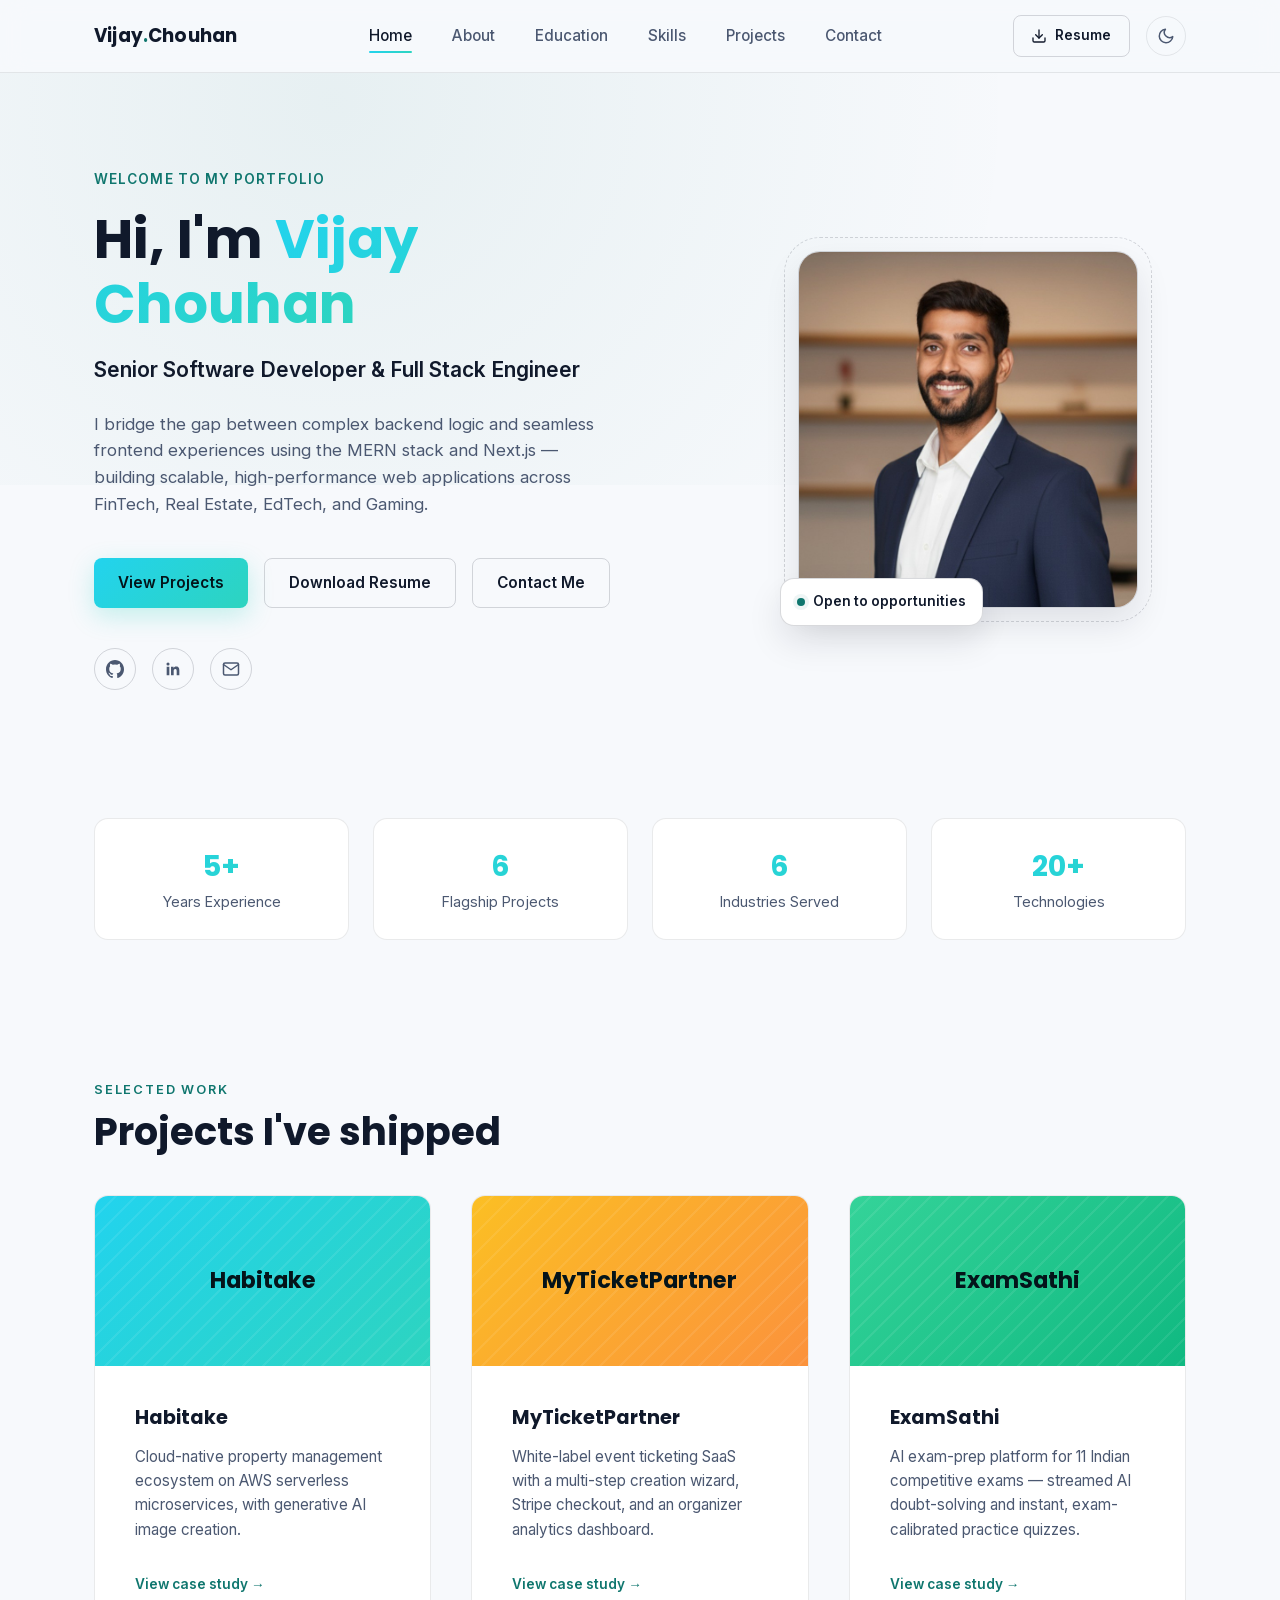
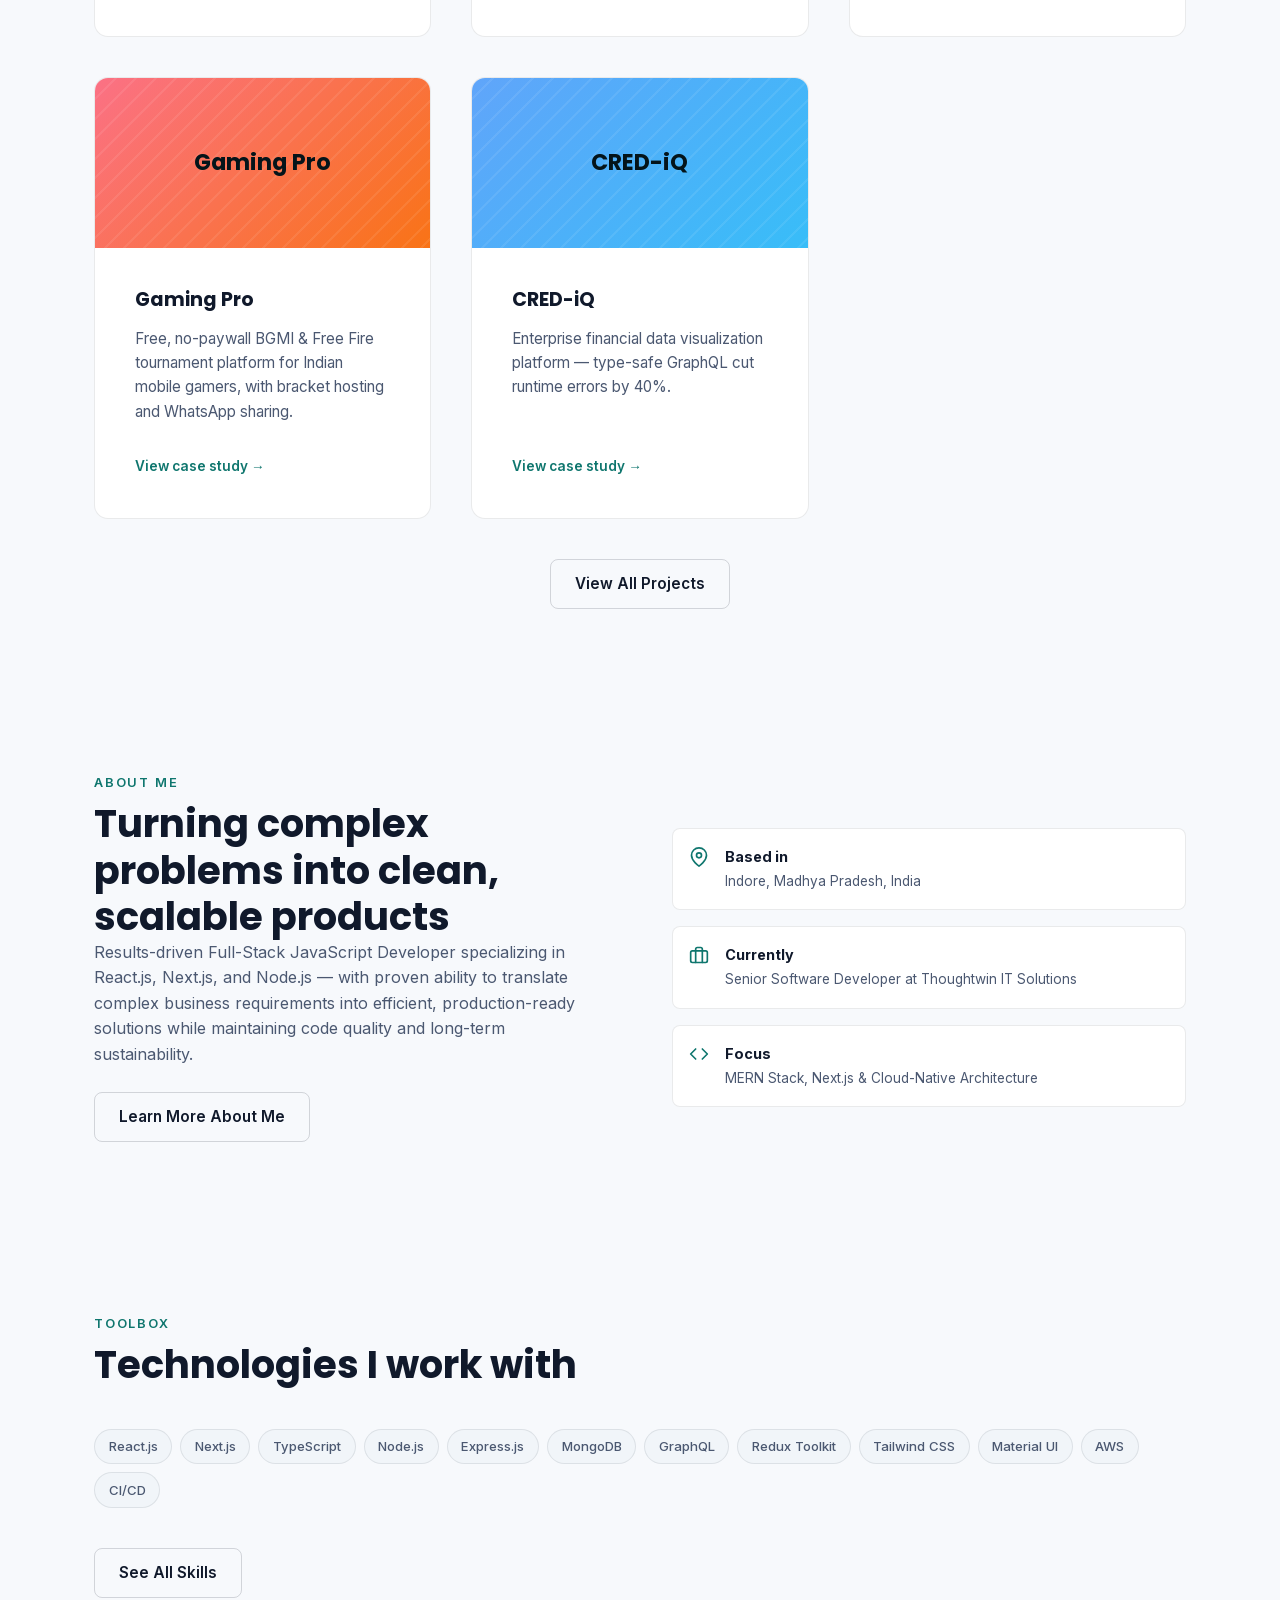
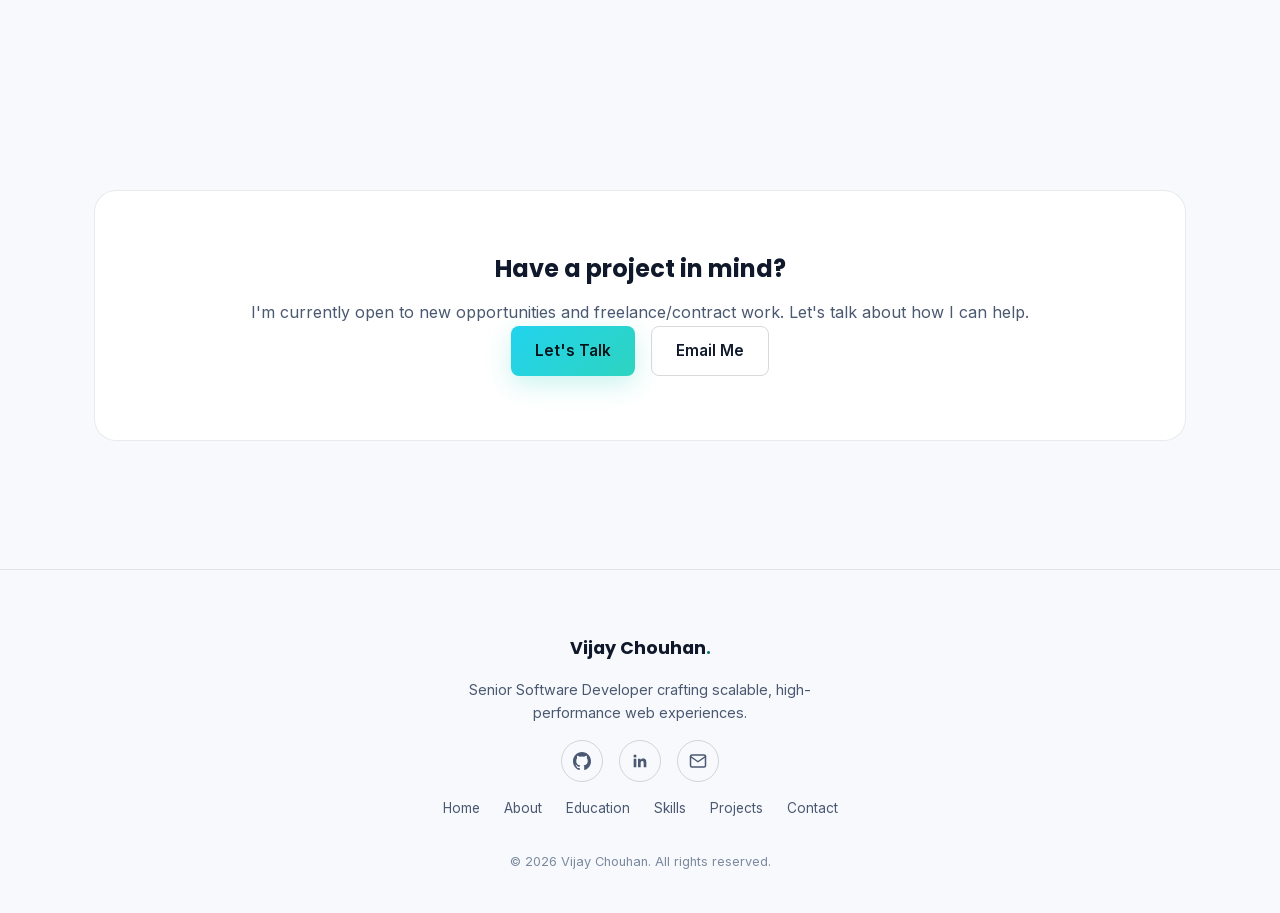
<file: index.html>
<!DOCTYPE html>
<html lang="en">
<head>
<meta charset="UTF-8">
<meta name="viewport" content="width=device-width, initial-scale=1.0">
<script>
  (function () {
    document.documentElement.classList.add('js');
    var stored = null;
    try { stored = localStorage.getItem('theme'); } catch (e) { /* storage unavailable */ }
    var t = stored || (window.matchMedia('(prefers-color-scheme: dark)').matches ? 'dark' : 'light');
    document.documentElement.setAttribute('data-theme', t);
  })();
</script>
<title>Vijay Chouhan | Senior Software Developer &amp; Full Stack Engineer</title>
<meta name="description" content="Vijay Chouhan is a Senior Software Developer and Full Stack Engineer with 5+ years of experience building scalable web apps with React, Next.js, and Node.js.">
<link rel="canonical" href="https://victoryjs.github.io/vijay-chouhan/">
<meta name="theme-color" content="#0a0f1a" media="(prefers-color-scheme: dark)">
<meta name="theme-color" content="#f7f9fc" media="(prefers-color-scheme: light)">
<meta property="og:type" content="website">
<meta property="og:url" content="https://victoryjs.github.io/vijay-chouhan/">
<meta property="og:title" content="Vijay Chouhan | Senior Software Developer &amp; Full Stack Engineer">
<meta property="og:description" content="Vijay Chouhan is a Senior Software Developer and Full Stack Engineer with 5+ years of experience building scalable web apps with React, Next.js, and Node.js.">
<meta property="og:image" content="https://victoryjs.github.io/vijay-chouhan/assets/images/og-banner.png">
<meta property="og:image:width" content="1200">
<meta property="og:image:height" content="630">
<meta name="twitter:card" content="summary_large_image">
<meta name="twitter:title" content="Vijay Chouhan | Senior Software Developer &amp; Full Stack Engineer">
<meta name="twitter:description" content="Vijay Chouhan is a Senior Software Developer and Full Stack Engineer with 5+ years of experience building scalable web apps with React, Next.js, and Node.js.">
<meta name="twitter:image" content="https://victoryjs.github.io/vijay-chouhan/assets/images/og-banner.png">
<link rel="icon" href="assets/images/icons/favicon.svg" type="image/svg+xml">
<link rel="icon" href="assets/images/icons/favicon-32.png" type="image/png" sizes="32x32">
<link rel="icon" href="assets/images/icons/favicon-16.png" type="image/png" sizes="16x16">
<link rel="apple-touch-icon" href="assets/images/icons/apple-touch-icon.png">
<link rel="stylesheet" href="assets/css/fonts.css">
<link rel="stylesheet" href="assets/css/variables.css">
<link rel="stylesheet" href="assets/css/style.css">
<script type="application/ld+json">
{
  "@context": "https://schema.org",
  "@type": "Person",
  "name": "Vijay Chouhan",
  "jobTitle": "Senior Software Developer",
  "url": "https://victoryjs.github.io/vijay-chouhan/",
  "image": "https://victoryjs.github.io/vijay-chouhan/assets/images/profile/vijay-chouhan.jpeg",
  "email": "mailto:er.vijaychouhan88@gmail.com",
  "address": {
    "@type": "PostalAddress",
    "addressLocality": "Indore",
    "addressRegion": "Madhya Pradesh",
    "addressCountry": "IN"
  },
  "sameAs": [
    "https://github.com/victoryjs",
    "https://www.linkedin.com/in/victoryjs/"
  ]
}
</script>
</head>
<body data-page="home">
<a class="skip-link" href="#main">Skip to content</a>

<header class="navbar">
  <div class="container navbar__inner">
    <a href="index.html" class="navbar__brand">Vijay<span>.</span>Chouhan</a>
    <nav class="navbar__nav" id="primary-nav">
      <ul>
        <li><a href="index.html" data-page="home">Home</a></li>
        <li><a href="about.html" data-page="about">About</a></li>
        <li><a href="education.html" data-page="education">Education</a></li>
        <li><a href="skills.html" data-page="skills">Skills</a></li>
        <li><a href="projects.html" data-page="projects">Projects</a></li>
        <li><a href="contact.html" data-page="contact">Contact</a></li>
      </ul>
    </nav>
    <div class="navbar__actions">
      <a href="assets/resume/vijay_chouhan_resume.pdf" class="btn btn--ghost btn--sm resume-link" download>
        <svg viewBox="0 0 24 24" fill="none" stroke="currentColor" stroke-width="2" stroke-linecap="round" stroke-linejoin="round" width="16" height="16"><path d="M21 15v4a2 2 0 0 1-2 2H5a2 2 0 0 1-2-2v-4"/><polyline points="7 10 12 15 17 10"/><line x1="12" y1="15" x2="12" y2="3"/></svg>
        <span>Resume</span>
      </a>
      <button class="theme-toggle" id="themeToggle" aria-label="Toggle dark and light theme">
        <svg class="icon-sun" viewBox="0 0 24 24" fill="none" stroke="currentColor" stroke-width="2" stroke-linecap="round" stroke-linejoin="round"><circle cx="12" cy="12" r="5"/><line x1="12" y1="1" x2="12" y2="3"/><line x1="12" y1="21" x2="12" y2="23"/><line x1="4.22" y1="4.22" x2="5.64" y2="5.64"/><line x1="18.36" y1="18.36" x2="19.78" y2="19.78"/><line x1="1" y1="12" x2="3" y2="12"/><line x1="21" y1="12" x2="23" y2="12"/><line x1="4.22" y1="19.78" x2="5.64" y2="18.36"/><line x1="18.36" y1="5.64" x2="19.78" y2="4.22"/></svg>
        <svg class="icon-moon" viewBox="0 0 24 24" fill="none" stroke="currentColor" stroke-width="2" stroke-linecap="round" stroke-linejoin="round"><path d="M21 12.79A9 9 0 1 1 11.21 3 7 7 0 0 0 21 12.79z"/></svg>
      </button>
      <button class="hamburger" id="hamburger" aria-label="Open menu" aria-expanded="false" aria-controls="primary-nav">
        <span></span><span></span><span></span>
      </button>
    </div>
  </div>
</header>

<main id="main">
  <section class="hero">
    <div class="container hero__inner">
      <div class="reveal">
        <p class="hero__eyebrow">Welcome to my portfolio</p>
        <h1>Hi, I'm <span class="highlight">Vijay Chouhan</span></h1>
        <p class="hero__role">Senior Software Developer &amp; Full Stack Engineer</p>
        <p class="hero__lede">I bridge the gap between complex backend logic and seamless frontend experiences using the MERN stack and Next.js — building scalable, high-performance web applications across FinTech, Real Estate, EdTech, and Gaming.</p>
        <div class="btn-row">
          <a href="projects.html" class="btn btn--primary">View Projects</a>
          <a href="assets/resume/vijay_chouhan_resume.pdf" class="btn btn--ghost" download>Download Resume</a>
          <a href="contact.html" class="btn btn--ghost">Contact Me</a>
        </div>
        <div class="hero__socials">
          <a class="social-btn" href="https://github.com/victoryjs" target="_blank" rel="noopener" aria-label="GitHub profile">
            <svg viewBox="0 0 24 24" fill="currentColor"><path d="M12 0C5.37 0 0 5.5 0 12.3c0 5.43 3.44 10.03 8.2 11.66.6.11.82-.27.82-.6 0-.3-.01-1.08-.02-2.12-3.34.74-4.04-1.65-4.04-1.65-.55-1.42-1.33-1.8-1.33-1.8-1.09-.76.08-.75.08-.75 1.2.09 1.84 1.26 1.84 1.26 1.07 1.86 2.8 1.32 3.49 1.01.11-.79.42-1.32.76-1.63-2.67-.31-5.47-1.36-5.47-6.03 0-1.33.46-2.42 1.23-3.28-.12-.31-.53-1.55.12-3.24 0 0 1-.33 3.3 1.25a11.2 11.2 0 0 1 6 0c2.3-1.58 3.3-1.25 3.3-1.25.65 1.69.24 2.93.12 3.24.77.86 1.23 1.95 1.23 3.28 0 4.68-2.8 5.71-5.48 6.02.43.38.81 1.12.81 2.27 0 1.64-.02 2.96-.02 3.36 0 .33.22.72.83.6C20.56 22.32 24 17.73 24 12.3 24 5.5 18.63 0 12 0z"/></svg>
          </a>
          <a class="social-btn" href="https://www.linkedin.com/in/victoryjs/" target="_blank" rel="noopener" aria-label="LinkedIn profile">
            <svg viewBox="0 0 24 24" fill="currentColor"><path d="M20.45 20.45h-3.55v-5.57c0-1.33-.02-3.03-1.85-3.03-1.86 0-2.15 1.45-2.15 2.94v5.66H9.35V9h3.41v1.56h.05c.48-.9 1.64-1.85 3.38-1.85 3.6 0 4.27 2.37 4.27 5.46v6.28zM5.34 7.43a2.06 2.06 0 1 1 0-4.12 2.06 2.06 0 0 1 0 4.12zM7.12 20.45H3.56V9h3.56v11.45z"/></svg>
          </a>
          <a class="social-btn" href="mailto:er.vijaychouhan88@gmail.com" aria-label="Send email">
            <svg viewBox="0 0 24 24" fill="none" stroke="currentColor" stroke-width="2" stroke-linecap="round" stroke-linejoin="round"><path d="M4 4h16c1.1 0 2 .9 2 2v12c0 1.1-.9 2-2 2H4c-1.1 0-2-.9-2-2V6c0-1.1.9-2 2-2z"/><polyline points="22,6 12,13 2,6"/></svg>
          </a>
        </div>
      </div>
      <div class="hero__portrait reveal">
        <div class="hero__portrait-frame">
          <img src="assets/images/profile/vijay-chouhan.jpeg" alt="Portrait of Vijay Chouhan" width="800" height="800" fetchpriority="high">
        </div>
        <div class="hero__badge"><span class="dot"></span> Open to opportunities</div>
      </div>
    </div>
  </section>

  <section class="tight">
    <div class="container">
      <div class="stat-grid">
        <div class="stat-card reveal"><strong>5+</strong><span>Years Experience</span></div>
        <div class="stat-card reveal"><strong>6</strong><span>Flagship Projects</span></div>
        <div class="stat-card reveal"><strong>6</strong><span>Industries Served</span></div>
        <div class="stat-card reveal"><strong>20+</strong><span>Technologies</span></div>
      </div>
    </div>
  </section>

  <section class="tight">
    <div class="container">
      <div class="section-head reveal">
        <p class="eyebrow">Selected Work</p>
        <h2 class="section-title">Projects I've shipped</h2>
      </div>
      <div class="project-grid project-grid--compact reveal">
        <article class="project-card card">
          <div class="project-card__media project-card__media--1"><span>Habitake</span></div>
          <div class="project-card__body">
            <h3>Habitake</h3>
            <p>Cloud-native property management ecosystem on AWS serverless microservices, with generative AI image creation.</p>
            <div class="project-card__links">
              <a href="projects.html#habitake">View case study →</a>
            </div>
          </div>
        </article>
        <article class="project-card card">
          <div class="project-card__media project-card__media--3"><span>MyTicketPartner</span></div>
          <div class="project-card__body">
            <h3>MyTicketPartner</h3>
            <p>White-label event ticketing SaaS with a multi-step creation wizard, Stripe checkout, and an organizer analytics dashboard.</p>
            <div class="project-card__links">
              <a href="projects.html#myticketpartner">View case study →</a>
            </div>
          </div>
        </article>
        <article class="project-card card">
          <div class="project-card__media project-card__media--5"><span>ExamSathi</span></div>
          <div class="project-card__body">
            <h3>ExamSathi</h3>
            <p>AI exam-prep platform for 11 Indian competitive exams — streamed AI doubt-solving and instant, exam-calibrated practice quizzes.</p>
            <div class="project-card__links">
              <a href="projects.html#examsathi">View case study →</a>
            </div>
          </div>
        </article>
        <article class="project-card card">
          <div class="project-card__media project-card__media--6"><span>Gaming Pro</span></div>
          <div class="project-card__body">
            <h3>Gaming Pro</h3>
            <p>Free, no-paywall BGMI &amp; Free Fire tournament platform for Indian mobile gamers, with bracket hosting and WhatsApp sharing.</p>
            <div class="project-card__links">
              <a href="projects.html#gaming-pro">View case study →</a>
            </div>
          </div>
        </article>
        <article class="project-card card">
          <div class="project-card__media project-card__media--4"><span>CRED-iQ</span></div>
          <div class="project-card__body">
            <h3>CRED-iQ</h3>
            <p>Enterprise financial data visualization platform — type-safe GraphQL cut runtime errors by 40%.</p>
            <div class="project-card__links">
              <a href="projects.html#cred-iq">View case study →</a>
            </div>
          </div>
        </article>
      </div>
      <div class="btn-row" style="margin-top: var(--space-lg); justify-content: center;">
        <a href="projects.html" class="btn btn--ghost">View All Projects</a>
      </div>
    </div>
  </section>

  <section>
    <div class="container teaser">
      <div class="reveal">
        <p class="eyebrow">About Me</p>
        <h2 class="section-title">Turning complex problems into clean, scalable products</h2>
        <p>Results-driven Full-Stack JavaScript Developer specializing in React.js, Next.js, and Node.js — with proven ability to translate complex business requirements into efficient, production-ready solutions while maintaining code quality and long-term sustainability.</p>
        <div class="btn-row" style="margin-top: var(--space-md);">
          <a href="about.html" class="btn btn--ghost">Learn More About Me</a>
        </div>
      </div>
      <div class="teaser__facts reveal">
        <div class="fact">
          <svg class="icon" viewBox="0 0 24 24" fill="none" stroke="currentColor" stroke-width="2" stroke-linecap="round" stroke-linejoin="round"><path d="M21 10c0 7-9 13-9 13s-9-6-9-13a9 9 0 0 1 18 0z"/><circle cx="12" cy="10" r="3"/></svg>
          <div><strong>Based in</strong><span>Indore, Madhya Pradesh, India</span></div>
        </div>
        <div class="fact">
          <svg class="icon" viewBox="0 0 24 24" fill="none" stroke="currentColor" stroke-width="2" stroke-linecap="round" stroke-linejoin="round"><rect x="2" y="7" width="20" height="14" rx="2" ry="2"/><path d="M16 21V5a2 2 0 0 0-2-2h-4a2 2 0 0 0-2 2v16"/></svg>
          <div><strong>Currently</strong><span>Senior Software Developer at Thoughtwin IT Solutions</span></div>
        </div>
        <div class="fact">
          <svg class="icon" viewBox="0 0 24 24" fill="none" stroke="currentColor" stroke-width="2" stroke-linecap="round" stroke-linejoin="round"><polyline points="16 18 22 12 16 6"/><polyline points="8 6 2 12 8 18"/></svg>
          <div><strong>Focus</strong><span>MERN Stack, Next.js &amp; Cloud-Native Architecture</span></div>
        </div>
      </div>
    </div>
  </section>

  <section class="tight">
    <div class="container">
      <div class="section-head reveal">
        <p class="eyebrow">Toolbox</p>
        <h2 class="section-title">Technologies I work with</h2>
      </div>
      <div class="skill-teaser-grid reveal">
        <span class="pill">React.js</span>
        <span class="pill">Next.js</span>
        <span class="pill">TypeScript</span>
        <span class="pill">Node.js</span>
        <span class="pill">Express.js</span>
        <span class="pill">MongoDB</span>
        <span class="pill">GraphQL</span>
        <span class="pill">Redux Toolkit</span>
        <span class="pill">Tailwind CSS</span>
        <span class="pill">Material UI</span>
        <span class="pill">AWS</span>
        <span class="pill">CI/CD</span>
      </div>
      <div class="btn-row" style="margin-top: var(--space-lg);">
        <a href="skills.html" class="btn btn--ghost">See All Skills</a>
      </div>
    </div>
  </section>

  <section class="tight">
    <div class="container">
      <div class="contact-cta reveal">
        <h2>Have a project in mind?</h2>
        <p>I'm currently open to new opportunities and freelance/contract work. Let's talk about how I can help.</p>
        <div class="btn-row">
          <a href="contact.html" class="btn btn--primary">Let's Talk</a>
          <a href="mailto:er.vijaychouhan88@gmail.com" class="btn btn--ghost">Email Me</a>
        </div>
      </div>
    </div>
  </section>
</main>

<footer class="footer">
  <div class="container footer__inner">
    <div class="footer__brand">Vijay Chouhan<span class="dot">.</span></div>
    <p class="footer__tagline">Senior Software Developer crafting scalable, high-performance web experiences.</p>
    <div class="footer__socials">
      <a class="social-btn" href="https://github.com/victoryjs" target="_blank" rel="noopener" aria-label="GitHub profile">
        <svg viewBox="0 0 24 24" fill="currentColor"><path d="M12 0C5.37 0 0 5.5 0 12.3c0 5.43 3.44 10.03 8.2 11.66.6.11.82-.27.82-.6 0-.3-.01-1.08-.02-2.12-3.34.74-4.04-1.65-4.04-1.65-.55-1.42-1.33-1.8-1.33-1.8-1.09-.76.08-.75.08-.75 1.2.09 1.84 1.26 1.84 1.26 1.07 1.86 2.8 1.32 3.49 1.01.11-.79.42-1.32.76-1.63-2.67-.31-5.47-1.36-5.47-6.03 0-1.33.46-2.42 1.23-3.28-.12-.31-.53-1.55.12-3.24 0 0 1-.33 3.3 1.25a11.2 11.2 0 0 1 6 0c2.3-1.58 3.3-1.25 3.3-1.25.65 1.69.24 2.93.12 3.24.77.86 1.23 1.95 1.23 3.28 0 4.68-2.8 5.71-5.48 6.02.43.38.81 1.12.81 2.27 0 1.64-.02 2.96-.02 3.36 0 .33.22.72.83.6C20.56 22.32 24 17.73 24 12.3 24 5.5 18.63 0 12 0z"/></svg>
      </a>
      <a class="social-btn" href="https://www.linkedin.com/in/victoryjs/" target="_blank" rel="noopener" aria-label="LinkedIn profile">
        <svg viewBox="0 0 24 24" fill="currentColor"><path d="M20.45 20.45h-3.55v-5.57c0-1.33-.02-3.03-1.85-3.03-1.86 0-2.15 1.45-2.15 2.94v5.66H9.35V9h3.41v1.56h.05c.48-.9 1.64-1.85 3.38-1.85 3.6 0 4.27 2.37 4.27 5.46v6.28zM5.34 7.43a2.06 2.06 0 1 1 0-4.12 2.06 2.06 0 0 1 0 4.12zM7.12 20.45H3.56V9h3.56v11.45z"/></svg>
      </a>
      <a class="social-btn" href="mailto:er.vijaychouhan88@gmail.com" aria-label="Send email">
        <svg viewBox="0 0 24 24" fill="none" stroke="currentColor" stroke-width="2" stroke-linecap="round" stroke-linejoin="round"><path d="M4 4h16c1.1 0 2 .9 2 2v12c0 1.1-.9 2-2 2H4c-1.1 0-2-.9-2-2V6c0-1.1.9-2 2-2z"/><polyline points="22,6 12,13 2,6"/></svg>
      </a>
    </div>
    <nav class="footer__nav">
      <a href="index.html">Home</a>
      <a href="about.html">About</a>
      <a href="education.html">Education</a>
      <a href="skills.html">Skills</a>
      <a href="projects.html">Projects</a>
      <a href="contact.html">Contact</a>
    </nav>
    <p class="footer__copy">&copy; <span id="year">2026</span> Vijay Chouhan. All rights reserved.</p>
  </div>
</footer>

<script data-goatcounter="https://vijaychouhan.goatcounter.com/count" async src="//gc.zgo.at/count.js"></script>
<script src="assets/js/main.js" defer></script>
</body>
</html>
</file>
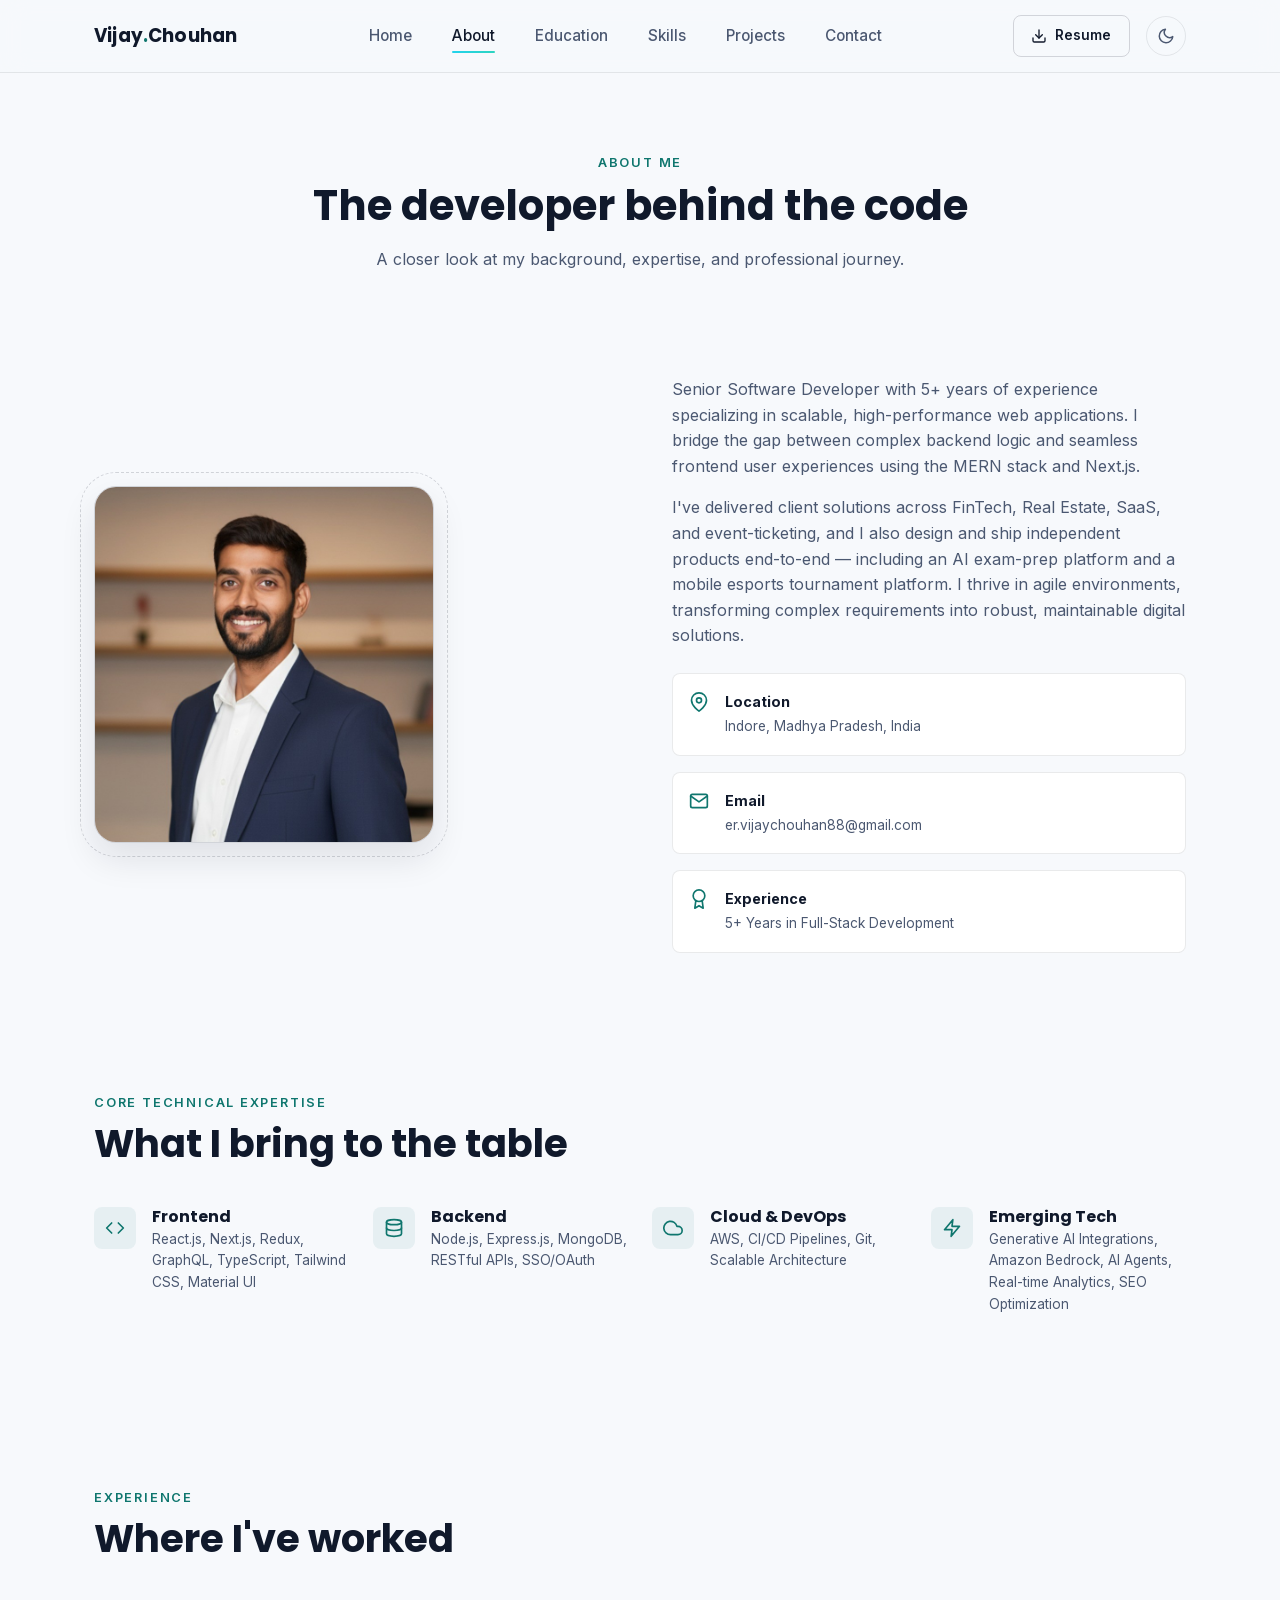
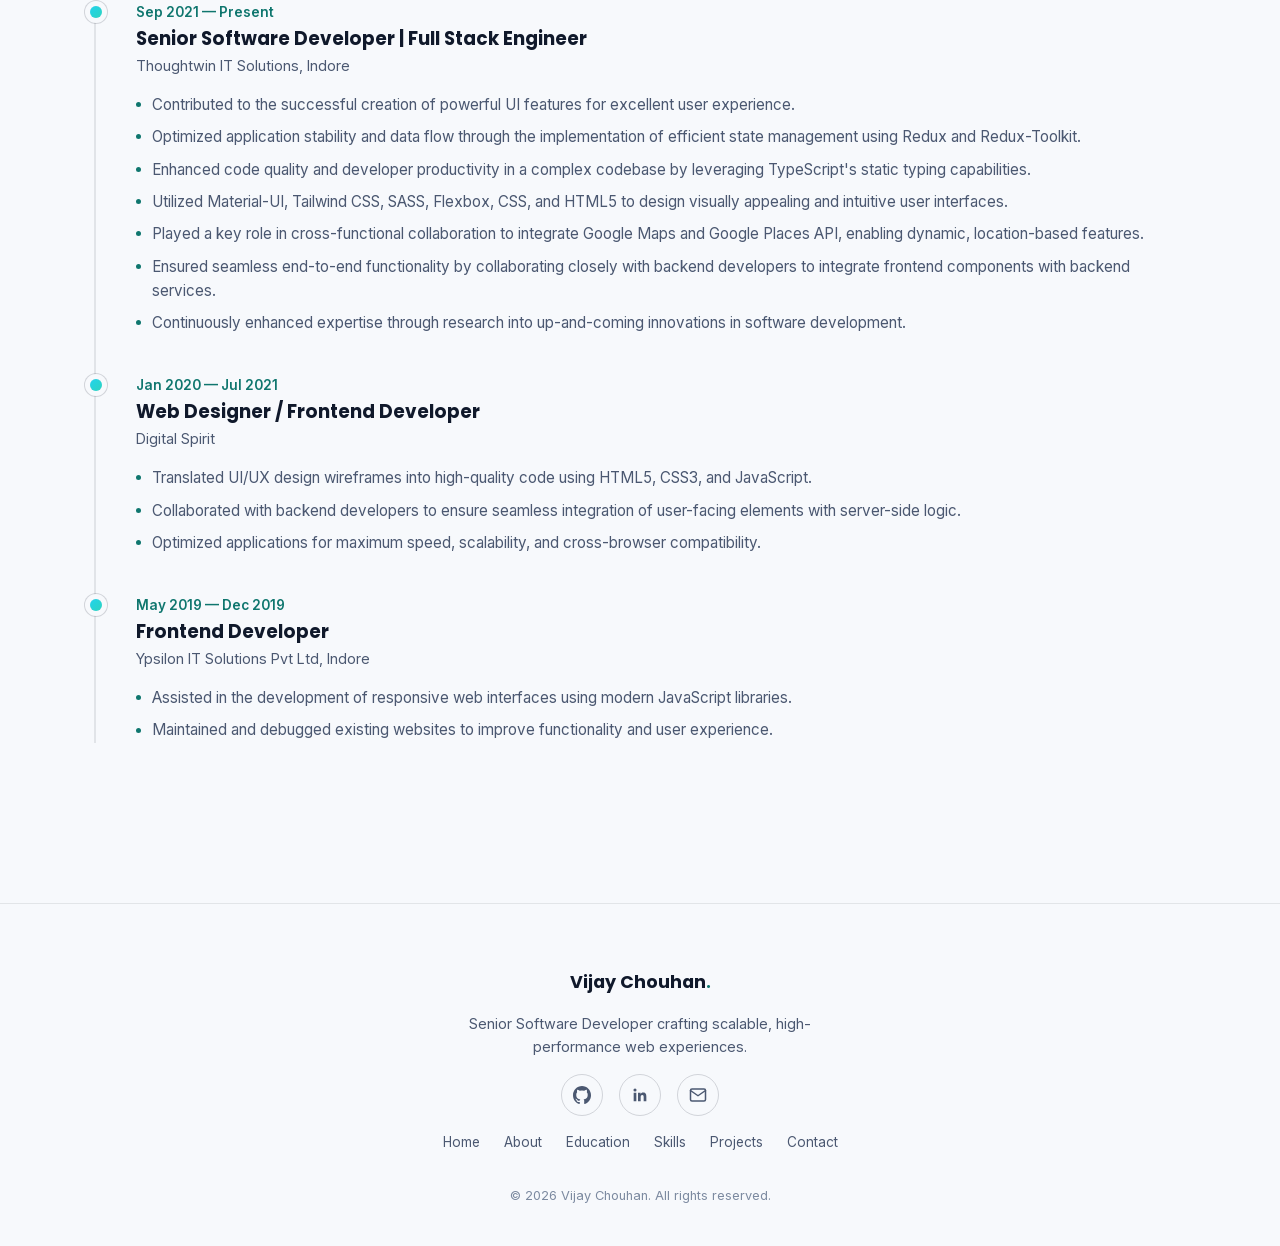
<file: about.html>
<!DOCTYPE html>
<html lang="en">
<head>
<meta charset="UTF-8">
<meta name="viewport" content="width=device-width, initial-scale=1.0">
<script>
  (function () {
    document.documentElement.classList.add('js');
    var stored = null;
    try { stored = localStorage.getItem('theme'); } catch (e) { /* storage unavailable */ }
    var t = stored || (window.matchMedia('(prefers-color-scheme: dark)').matches ? 'dark' : 'light');
    document.documentElement.setAttribute('data-theme', t);
  })();
</script>
<title>About | Vijay Chouhan</title>
<meta name="description" content="Learn more about Vijay Chouhan — Senior Software Developer with 5+ years of experience across FinTech, Real Estate, EdTech, and Gaming.">
<link rel="canonical" href="https://victoryjs.github.io/vijay-chouhan/about.html">
<meta name="theme-color" content="#0a0f1a" media="(prefers-color-scheme: dark)">
<meta name="theme-color" content="#f7f9fc" media="(prefers-color-scheme: light)">
<meta property="og:type" content="website">
<meta property="og:url" content="https://victoryjs.github.io/vijay-chouhan/about.html">
<meta property="og:title" content="About | Vijay Chouhan">
<meta property="og:description" content="Learn more about Vijay Chouhan — Senior Software Developer with 5+ years of experience across FinTech, Real Estate, EdTech, and Gaming.">
<meta property="og:image" content="https://victoryjs.github.io/vijay-chouhan/assets/images/og-banner.png">
<meta property="og:image:width" content="1200">
<meta property="og:image:height" content="630">
<meta name="twitter:card" content="summary_large_image">
<meta name="twitter:title" content="About | Vijay Chouhan">
<meta name="twitter:description" content="Learn more about Vijay Chouhan — Senior Software Developer with 5+ years of experience across FinTech, Real Estate, EdTech, and Gaming.">
<meta name="twitter:image" content="https://victoryjs.github.io/vijay-chouhan/assets/images/og-banner.png">
<link rel="icon" href="assets/images/icons/favicon.svg" type="image/svg+xml">
<link rel="icon" href="assets/images/icons/favicon-32.png" type="image/png" sizes="32x32">
<link rel="icon" href="assets/images/icons/favicon-16.png" type="image/png" sizes="16x16">
<link rel="apple-touch-icon" href="assets/images/icons/apple-touch-icon.png">
<link rel="stylesheet" href="assets/css/fonts.css">
<link rel="stylesheet" href="assets/css/variables.css">
<link rel="stylesheet" href="assets/css/style.css">
</head>
<body data-page="about">
<a class="skip-link" href="#main">Skip to content</a>

<header class="navbar">
  <div class="container navbar__inner">
    <a href="index.html" class="navbar__brand">Vijay<span>.</span>Chouhan</a>
    <nav class="navbar__nav" id="primary-nav">
      <ul>
        <li><a href="index.html" data-page="home">Home</a></li>
        <li><a href="about.html" data-page="about">About</a></li>
        <li><a href="education.html" data-page="education">Education</a></li>
        <li><a href="skills.html" data-page="skills">Skills</a></li>
        <li><a href="projects.html" data-page="projects">Projects</a></li>
        <li><a href="contact.html" data-page="contact">Contact</a></li>
      </ul>
    </nav>
    <div class="navbar__actions">
      <a href="assets/resume/vijay_chouhan_resume.pdf" class="btn btn--ghost btn--sm resume-link" download>
        <svg viewBox="0 0 24 24" fill="none" stroke="currentColor" stroke-width="2" stroke-linecap="round" stroke-linejoin="round" width="16" height="16"><path d="M21 15v4a2 2 0 0 1-2 2H5a2 2 0 0 1-2-2v-4"/><polyline points="7 10 12 15 17 10"/><line x1="12" y1="15" x2="12" y2="3"/></svg>
        <span>Resume</span>
      </a>
      <button class="theme-toggle" id="themeToggle" aria-label="Toggle dark and light theme">
        <svg class="icon-sun" viewBox="0 0 24 24" fill="none" stroke="currentColor" stroke-width="2" stroke-linecap="round" stroke-linejoin="round"><circle cx="12" cy="12" r="5"/><line x1="12" y1="1" x2="12" y2="3"/><line x1="12" y1="21" x2="12" y2="23"/><line x1="4.22" y1="4.22" x2="5.64" y2="5.64"/><line x1="18.36" y1="18.36" x2="19.78" y2="19.78"/><line x1="1" y1="12" x2="3" y2="12"/><line x1="21" y1="12" x2="23" y2="12"/><line x1="4.22" y1="19.78" x2="5.64" y2="18.36"/><line x1="18.36" y1="5.64" x2="19.78" y2="4.22"/></svg>
        <svg class="icon-moon" viewBox="0 0 24 24" fill="none" stroke="currentColor" stroke-width="2" stroke-linecap="round" stroke-linejoin="round"><path d="M21 12.79A9 9 0 1 1 11.21 3 7 7 0 0 0 21 12.79z"/></svg>
      </button>
      <button class="hamburger" id="hamburger" aria-label="Open menu" aria-expanded="false" aria-controls="primary-nav">
        <span></span><span></span><span></span>
      </button>
    </div>
  </div>
</header>

<main id="main">
  <section class="page-hero">
    <div class="container reveal">
      <p class="eyebrow">About Me</p>
      <h1>The developer behind the code</h1>
      <p>A closer look at my background, expertise, and professional journey.</p>
    </div>
  </section>

  <section class="tight">
    <div class="container teaser">
      <div class="hero__portrait reveal" style="justify-self: start;">
        <div class="hero__portrait-frame">
          <img src="assets/images/profile/vijay-chouhan.jpeg" alt="Portrait of Vijay Chouhan" width="800" height="800" loading="lazy">
        </div>
      </div>
      <div class="reveal">
        <p>Senior Software Developer with 5+ years of experience specializing in scalable, high-performance web applications. I bridge the gap between complex backend logic and seamless frontend user experiences using the MERN stack and Next.js.</p>
        <p style="margin-top: var(--space-sm);">I've delivered client solutions across FinTech, Real Estate, SaaS, and event-ticketing, and I also design and ship independent products end-to-end — including an AI exam-prep platform and a mobile esports tournament platform. I thrive in agile environments, transforming complex requirements into robust, maintainable digital solutions.</p>
        <div class="teaser__facts" style="margin-top: var(--space-md);">
          <div class="fact">
            <svg class="icon" viewBox="0 0 24 24" fill="none" stroke="currentColor" stroke-width="2" stroke-linecap="round" stroke-linejoin="round"><path d="M21 10c0 7-9 13-9 13s-9-6-9-13a9 9 0 0 1 18 0z"/><circle cx="12" cy="10" r="3"/></svg>
            <div><strong>Location</strong><span>Indore, Madhya Pradesh, India</span></div>
          </div>
          <div class="fact">
            <svg class="icon" viewBox="0 0 24 24" fill="none" stroke="currentColor" stroke-width="2" stroke-linecap="round" stroke-linejoin="round"><path d="M4 4h16c1.1 0 2 .9 2 2v12c0 1.1-.9 2-2 2H4c-1.1 0-2-.9-2-2V6c0-1.1.9-2 2-2z"/><polyline points="22,6 12,13 2,6"/></svg>
            <div><strong>Email</strong><span>er.vijaychouhan88@gmail.com</span></div>
          </div>
          <div class="fact">
            <svg class="icon" viewBox="0 0 24 24" fill="none" stroke="currentColor" stroke-width="2" stroke-linecap="round" stroke-linejoin="round"><circle cx="12" cy="8" r="7"/><polyline points="8.21 13.89 7 23 12 20 17 23 15.79 13.88"/></svg>
            <div><strong>Experience</strong><span>5+ Years in Full-Stack Development</span></div>
          </div>
        </div>
      </div>
    </div>
  </section>

  <section class="tight">
    <div class="container">
      <div class="section-head reveal">
        <p class="eyebrow">Core Technical Expertise</p>
        <h2 class="section-title">What I bring to the table</h2>
      </div>
      <div class="cert-grid reveal">
        <div class="cert-card">
          <div class="icon">
            <svg width="20" height="20" viewBox="0 0 24 24" fill="none" stroke="currentColor" stroke-width="2" stroke-linecap="round" stroke-linejoin="round"><polyline points="16 18 22 12 16 6"/><polyline points="8 6 2 12 8 18"/></svg>
          </div>
          <div>
            <h3>Frontend</h3>
            <p>React.js, Next.js, Redux, GraphQL, TypeScript, Tailwind CSS, Material UI</p>
          </div>
        </div>
        <div class="cert-card">
          <div class="icon">
            <svg width="20" height="20" viewBox="0 0 24 24" fill="none" stroke="currentColor" stroke-width="2" stroke-linecap="round" stroke-linejoin="round"><ellipse cx="12" cy="5" rx="9" ry="3"/><path d="M21 12c0 1.66-4 3-9 3s-9-1.34-9-3"/><path d="M3 5v14c0 1.66 4 3 9 3s9-1.34 9-3V5"/></svg>
          </div>
          <div>
            <h3>Backend</h3>
            <p>Node.js, Express.js, MongoDB, RESTful APIs, SSO/OAuth</p>
          </div>
        </div>
        <div class="cert-card">
          <div class="icon">
            <svg width="20" height="20" viewBox="0 0 24 24" fill="none" stroke="currentColor" stroke-width="2" stroke-linecap="round" stroke-linejoin="round"><path d="M18 10h-1.26A8 8 0 1 0 9 20h9a5 5 0 0 0 0-10z"/></svg>
          </div>
          <div>
            <h3>Cloud &amp; DevOps</h3>
            <p>AWS, CI/CD Pipelines, Git, Scalable Architecture</p>
          </div>
        </div>
        <div class="cert-card">
          <div class="icon">
            <svg width="20" height="20" viewBox="0 0 24 24" fill="none" stroke="currentColor" stroke-width="2" stroke-linecap="round" stroke-linejoin="round"><path d="M13 2 3 14h9l-1 8 10-12h-9l1-8z"/></svg>
          </div>
          <div>
            <h3>Emerging Tech</h3>
            <p>Generative AI Integrations, Amazon Bedrock, AI Agents, Real-time Analytics, SEO Optimization</p>
          </div>
        </div>
      </div>
    </div>
  </section>

  <section>
    <div class="container">
      <div class="section-head reveal">
        <p class="eyebrow">Experience</p>
        <h2 class="section-title">Where I've worked</h2>
      </div>
      <div class="timeline reveal">
        <div class="timeline__item">
          <div class="timeline__meta">Sep 2021 — Present</div>
          <h3>Senior Software Developer | Full Stack Engineer</h3>
          <p class="timeline__org">Thoughtwin IT Solutions, Indore</p>
          <ul>
            <li>Contributed to the successful creation of powerful UI features for excellent user experience.</li>
            <li>Optimized application stability and data flow through the implementation of efficient state management using Redux and Redux-Toolkit.</li>
            <li>Enhanced code quality and developer productivity in a complex codebase by leveraging TypeScript's static typing capabilities.</li>
            <li>Utilized Material-UI, Tailwind CSS, SASS, Flexbox, CSS, and HTML5 to design visually appealing and intuitive user interfaces.</li>
            <li>Played a key role in cross-functional collaboration to integrate Google Maps and Google Places API, enabling dynamic, location-based features.</li>
            <li>Ensured seamless end-to-end functionality by collaborating closely with backend developers to integrate frontend components with backend services.</li>
            <li>Continuously enhanced expertise through research into up-and-coming innovations in software development.</li>
          </ul>
        </div>
        <div class="timeline__item">
          <div class="timeline__meta">Jan 2020 — Jul 2021</div>
          <h3>Web Designer / Frontend Developer</h3>
          <p class="timeline__org">Digital Spirit</p>
          <ul>
            <li>Translated UI/UX design wireframes into high-quality code using HTML5, CSS3, and JavaScript.</li>
            <li>Collaborated with backend developers to ensure seamless integration of user-facing elements with server-side logic.</li>
            <li>Optimized applications for maximum speed, scalability, and cross-browser compatibility.</li>
          </ul>
        </div>
        <div class="timeline__item">
          <div class="timeline__meta">May 2019 — Dec 2019</div>
          <h3>Frontend Developer</h3>
          <p class="timeline__org">Ypsilon IT Solutions Pvt Ltd, Indore</p>
          <ul>
            <li>Assisted in the development of responsive web interfaces using modern JavaScript libraries.</li>
            <li>Maintained and debugged existing websites to improve functionality and user experience.</li>
          </ul>
        </div>
      </div>
    </div>
  </section>
</main>

<footer class="footer">
  <div class="container footer__inner">
    <div class="footer__brand">Vijay Chouhan<span class="dot">.</span></div>
    <p class="footer__tagline">Senior Software Developer crafting scalable, high-performance web experiences.</p>
    <div class="footer__socials">
      <a class="social-btn" href="https://github.com/victoryjs" target="_blank" rel="noopener" aria-label="GitHub profile">
        <svg viewBox="0 0 24 24" fill="currentColor"><path d="M12 0C5.37 0 0 5.5 0 12.3c0 5.43 3.44 10.03 8.2 11.66.6.11.82-.27.82-.6 0-.3-.01-1.08-.02-2.12-3.34.74-4.04-1.65-4.04-1.65-.55-1.42-1.33-1.8-1.33-1.8-1.09-.76.08-.75.08-.75 1.2.09 1.84 1.26 1.84 1.26 1.07 1.86 2.8 1.32 3.49 1.01.11-.79.42-1.32.76-1.63-2.67-.31-5.47-1.36-5.47-6.03 0-1.33.46-2.42 1.23-3.28-.12-.31-.53-1.55.12-3.24 0 0 1-.33 3.3 1.25a11.2 11.2 0 0 1 6 0c2.3-1.58 3.3-1.25 3.3-1.25.65 1.69.24 2.93.12 3.24.77.86 1.23 1.95 1.23 3.28 0 4.68-2.8 5.71-5.48 6.02.43.38.81 1.12.81 2.27 0 1.64-.02 2.96-.02 3.36 0 .33.22.72.83.6C20.56 22.32 24 17.73 24 12.3 24 5.5 18.63 0 12 0z"/></svg>
      </a>
      <a class="social-btn" href="https://www.linkedin.com/in/victoryjs/" target="_blank" rel="noopener" aria-label="LinkedIn profile">
        <svg viewBox="0 0 24 24" fill="currentColor"><path d="M20.45 20.45h-3.55v-5.57c0-1.33-.02-3.03-1.85-3.03-1.86 0-2.15 1.45-2.15 2.94v5.66H9.35V9h3.41v1.56h.05c.48-.9 1.64-1.85 3.38-1.85 3.6 0 4.27 2.37 4.27 5.46v6.28zM5.34 7.43a2.06 2.06 0 1 1 0-4.12 2.06 2.06 0 0 1 0 4.12zM7.12 20.45H3.56V9h3.56v11.45z"/></svg>
      </a>
      <a class="social-btn" href="mailto:er.vijaychouhan88@gmail.com" aria-label="Send email">
        <svg viewBox="0 0 24 24" fill="none" stroke="currentColor" stroke-width="2" stroke-linecap="round" stroke-linejoin="round"><path d="M4 4h16c1.1 0 2 .9 2 2v12c0 1.1-.9 2-2 2H4c-1.1 0-2-.9-2-2V6c0-1.1.9-2 2-2z"/><polyline points="22,6 12,13 2,6"/></svg>
      </a>
    </div>
    <nav class="footer__nav">
      <a href="index.html">Home</a>
      <a href="about.html">About</a>
      <a href="education.html">Education</a>
      <a href="skills.html">Skills</a>
      <a href="projects.html">Projects</a>
      <a href="contact.html">Contact</a>
    </nav>
    <p class="footer__copy">&copy; <span id="year">2026</span> Vijay Chouhan. All rights reserved.</p>
  </div>
</footer>

<script data-goatcounter="https://vijaychouhan.goatcounter.com/count" async src="//gc.zgo.at/count.js"></script>
<script src="assets/js/main.js" defer></script>
</body>
</html>
</file>
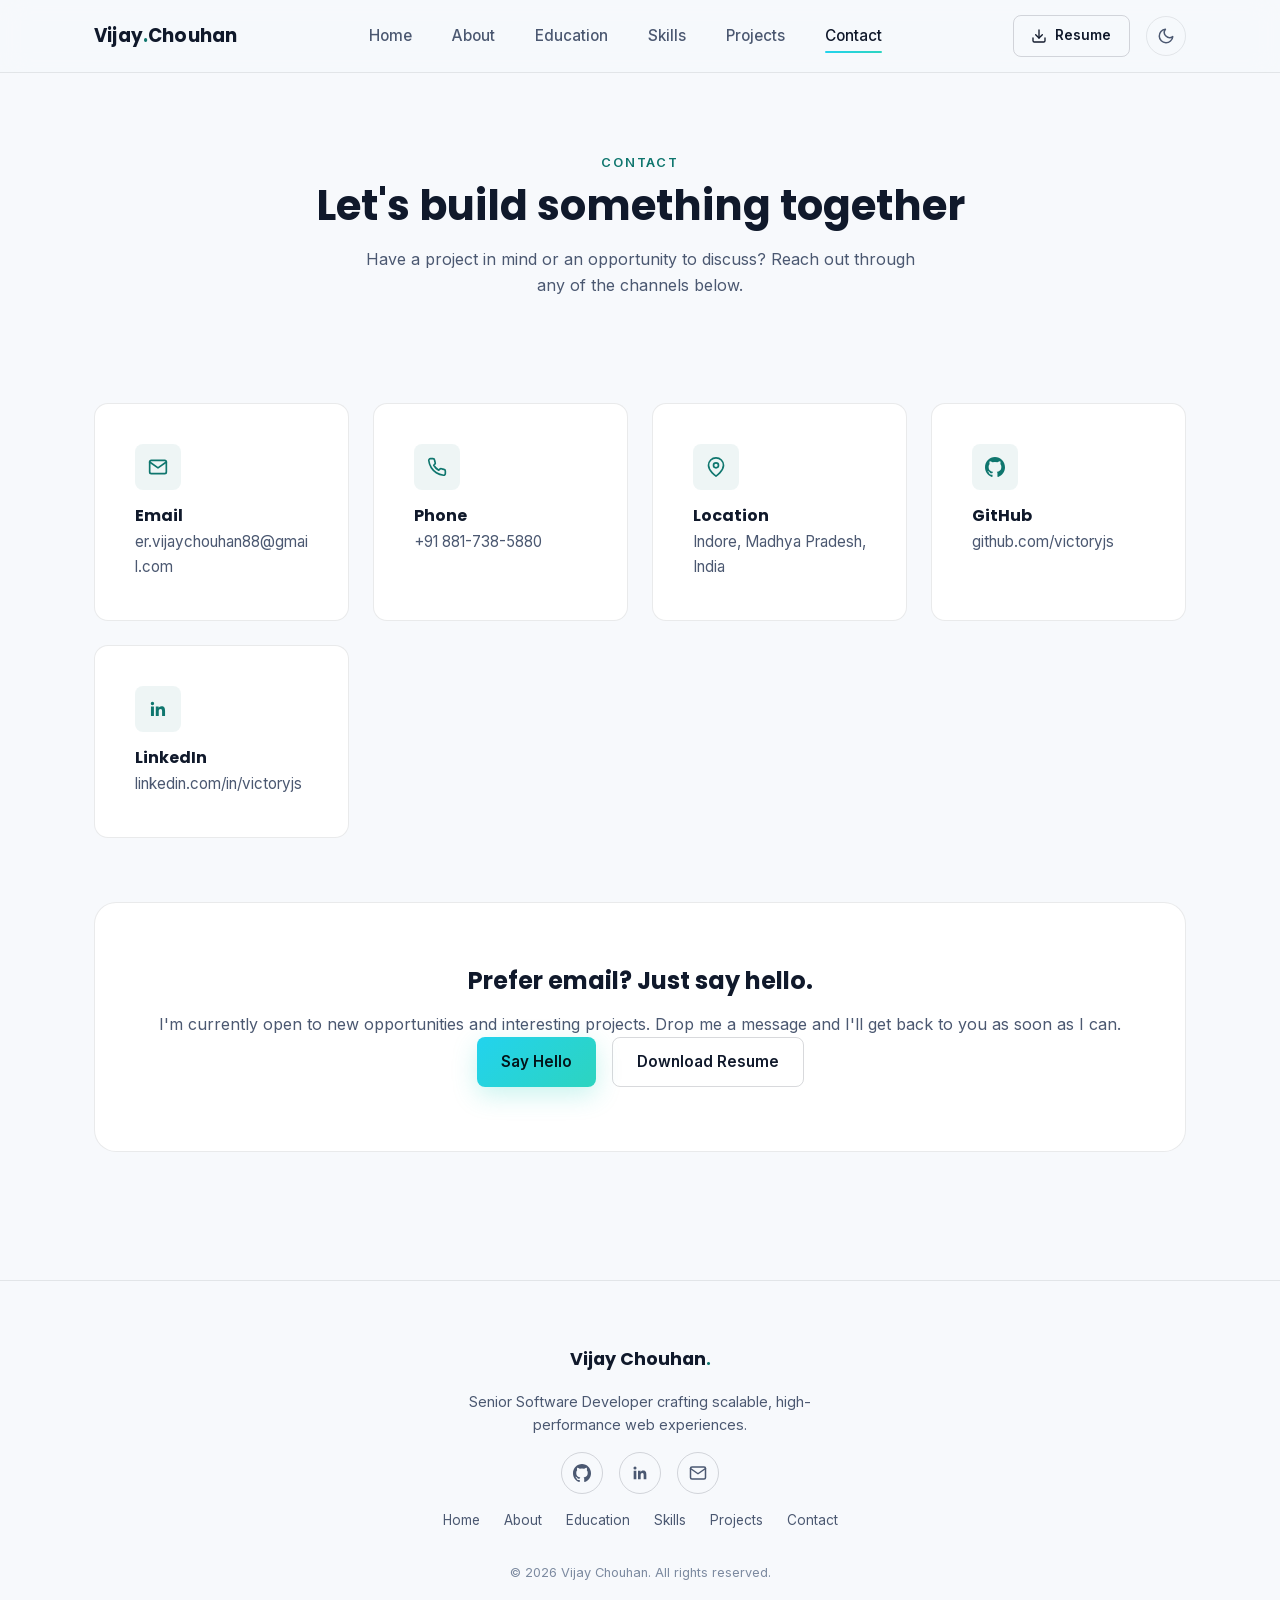
<file: contact.html>
<!DOCTYPE html>
<html lang="en">
<head>
<meta charset="UTF-8">
<meta name="viewport" content="width=device-width, initial-scale=1.0">
<script>
  (function () {
    document.documentElement.classList.add('js');
    var stored = null;
    try { stored = localStorage.getItem('theme'); } catch (e) { /* storage unavailable */ }
    var t = stored || (window.matchMedia('(prefers-color-scheme: dark)').matches ? 'dark' : 'light');
    document.documentElement.setAttribute('data-theme', t);
  })();
</script>
<title>Contact | Vijay Chouhan</title>
<meta name="description" content="Get in touch with Vijay Chouhan — Senior Software Developer and Full Stack Engineer.">
<link rel="canonical" href="https://victoryjs.github.io/vijay-chouhan/contact.html">
<meta name="theme-color" content="#0a0f1a" media="(prefers-color-scheme: dark)">
<meta name="theme-color" content="#f7f9fc" media="(prefers-color-scheme: light)">
<meta property="og:type" content="website">
<meta property="og:url" content="https://victoryjs.github.io/vijay-chouhan/contact.html">
<meta property="og:title" content="Contact | Vijay Chouhan">
<meta property="og:description" content="Get in touch with Vijay Chouhan — Senior Software Developer and Full Stack Engineer.">
<meta property="og:image" content="https://victoryjs.github.io/vijay-chouhan/assets/images/og-banner.png">
<meta property="og:image:width" content="1200">
<meta property="og:image:height" content="630">
<meta name="twitter:card" content="summary_large_image">
<meta name="twitter:title" content="Contact | Vijay Chouhan">
<meta name="twitter:description" content="Get in touch with Vijay Chouhan — Senior Software Developer and Full Stack Engineer.">
<meta name="twitter:image" content="https://victoryjs.github.io/vijay-chouhan/assets/images/og-banner.png">
<link rel="icon" href="assets/images/icons/favicon.svg" type="image/svg+xml">
<link rel="icon" href="assets/images/icons/favicon-32.png" type="image/png" sizes="32x32">
<link rel="icon" href="assets/images/icons/favicon-16.png" type="image/png" sizes="16x16">
<link rel="apple-touch-icon" href="assets/images/icons/apple-touch-icon.png">
<link rel="stylesheet" href="assets/css/fonts.css">
<link rel="stylesheet" href="assets/css/variables.css">
<link rel="stylesheet" href="assets/css/style.css">
</head>
<body data-page="contact">
<a class="skip-link" href="#main">Skip to content</a>

<header class="navbar">
  <div class="container navbar__inner">
    <a href="index.html" class="navbar__brand">Vijay<span>.</span>Chouhan</a>
    <nav class="navbar__nav" id="primary-nav">
      <ul>
        <li><a href="index.html" data-page="home">Home</a></li>
        <li><a href="about.html" data-page="about">About</a></li>
        <li><a href="education.html" data-page="education">Education</a></li>
        <li><a href="skills.html" data-page="skills">Skills</a></li>
        <li><a href="projects.html" data-page="projects">Projects</a></li>
        <li><a href="contact.html" data-page="contact">Contact</a></li>
      </ul>
    </nav>
    <div class="navbar__actions">
      <a href="assets/resume/vijay_chouhan_resume.pdf" class="btn btn--ghost btn--sm resume-link" download>
        <svg viewBox="0 0 24 24" fill="none" stroke="currentColor" stroke-width="2" stroke-linecap="round" stroke-linejoin="round" width="16" height="16"><path d="M21 15v4a2 2 0 0 1-2 2H5a2 2 0 0 1-2-2v-4"/><polyline points="7 10 12 15 17 10"/><line x1="12" y1="15" x2="12" y2="3"/></svg>
        <span>Resume</span>
      </a>
      <button class="theme-toggle" id="themeToggle" aria-label="Toggle dark and light theme">
        <svg class="icon-sun" viewBox="0 0 24 24" fill="none" stroke="currentColor" stroke-width="2" stroke-linecap="round" stroke-linejoin="round"><circle cx="12" cy="12" r="5"/><line x1="12" y1="1" x2="12" y2="3"/><line x1="12" y1="21" x2="12" y2="23"/><line x1="4.22" y1="4.22" x2="5.64" y2="5.64"/><line x1="18.36" y1="18.36" x2="19.78" y2="19.78"/><line x1="1" y1="12" x2="3" y2="12"/><line x1="21" y1="12" x2="23" y2="12"/><line x1="4.22" y1="19.78" x2="5.64" y2="18.36"/><line x1="18.36" y1="5.64" x2="19.78" y2="4.22"/></svg>
        <svg class="icon-moon" viewBox="0 0 24 24" fill="none" stroke="currentColor" stroke-width="2" stroke-linecap="round" stroke-linejoin="round"><path d="M21 12.79A9 9 0 1 1 11.21 3 7 7 0 0 0 21 12.79z"/></svg>
      </button>
      <button class="hamburger" id="hamburger" aria-label="Open menu" aria-expanded="false" aria-controls="primary-nav">
        <span></span><span></span><span></span>
      </button>
    </div>
  </div>
</header>

<main id="main">
  <section class="page-hero">
    <div class="container reveal">
      <p class="eyebrow">Contact</p>
      <h1>Let's build something together</h1>
      <p>Have a project in mind or an opportunity to discuss? Reach out through any of the channels below.</p>
    </div>
  </section>

  <section class="tight">
    <div class="container">
      <div class="contact-grid reveal">
        <div class="contact-card card">
          <div class="icon">
            <svg width="20" height="20" viewBox="0 0 24 24" fill="none" stroke="currentColor" stroke-width="2" stroke-linecap="round" stroke-linejoin="round"><path d="M4 4h16c1.1 0 2 .9 2 2v12c0 1.1-.9 2-2 2H4c-1.1 0-2-.9-2-2V6c0-1.1.9-2 2-2z"/><polyline points="22,6 12,13 2,6"/></svg>
          </div>
          <h3>Email</h3>
          <a href="mailto:er.vijaychouhan88@gmail.com">er.vijaychouhan88@gmail.com</a>
        </div>
        <div class="contact-card card">
          <div class="icon">
            <svg width="20" height="20" viewBox="0 0 24 24" fill="none" stroke="currentColor" stroke-width="2" stroke-linecap="round" stroke-linejoin="round"><path d="M22 16.92v3a2 2 0 0 1-2.18 2 19.79 19.79 0 0 1-8.63-3.07 19.5 19.5 0 0 1-6-6 19.79 19.79 0 0 1-3.07-8.67A2 2 0 0 1 4.11 2h3a2 2 0 0 1 2 1.72c.13.96.36 1.9.7 2.81a2 2 0 0 1-.45 2.11L8.09 9.91a16 16 0 0 0 6 6l1.27-1.27a2 2 0 0 1 2.11-.45c.91.34 1.85.57 2.81.7A2 2 0 0 1 22 16.92z"/></svg>
          </div>
          <h3>Phone</h3>
          <a href="tel:+918817385880">+91 881-738-5880</a>
        </div>
        <div class="contact-card card">
          <div class="icon">
            <svg width="20" height="20" viewBox="0 0 24 24" fill="none" stroke="currentColor" stroke-width="2" stroke-linecap="round" stroke-linejoin="round"><path d="M21 10c0 7-9 13-9 13s-9-6-9-13a9 9 0 0 1 18 0z"/><circle cx="12" cy="10" r="3"/></svg>
          </div>
          <h3>Location</h3>
          <span>Indore, Madhya Pradesh, India</span>
        </div>
        <div class="contact-card card">
          <div class="icon">
            <svg width="20" height="20" viewBox="0 0 24 24" fill="currentColor"><path d="M12 0C5.37 0 0 5.5 0 12.3c0 5.43 3.44 10.03 8.2 11.66.6.11.82-.27.82-.6 0-.3-.01-1.08-.02-2.12-3.34.74-4.04-1.65-4.04-1.65-.55-1.42-1.33-1.8-1.33-1.8-1.09-.76.08-.75.08-.75 1.2.09 1.84 1.26 1.84 1.26 1.07 1.86 2.8 1.32 3.49 1.01.11-.79.42-1.32.76-1.63-2.67-.31-5.47-1.36-5.47-6.03 0-1.33.46-2.42 1.23-3.28-.12-.31-.53-1.55.12-3.24 0 0 1-.33 3.3 1.25a11.2 11.2 0 0 1 6 0c2.3-1.58 3.3-1.25 3.3-1.25.65 1.69.24 2.93.12 3.24.77.86 1.23 1.95 1.23 3.28 0 4.68-2.8 5.71-5.48 6.02.43.38.81 1.12.81 2.27 0 1.64-.02 2.96-.02 3.36 0 .33.22.72.83.6C20.56 22.32 24 17.73 24 12.3 24 5.5 18.63 0 12 0z"/></svg>
          </div>
          <h3>GitHub</h3>
          <a href="https://github.com/victoryjs" target="_blank" rel="noopener">github.com/victoryjs</a>
        </div>
        <div class="contact-card card">
          <div class="icon">
            <svg width="20" height="20" viewBox="0 0 24 24" fill="currentColor"><path d="M20.45 20.45h-3.55v-5.57c0-1.33-.02-3.03-1.85-3.03-1.86 0-2.15 1.45-2.15 2.94v5.66H9.35V9h3.41v1.56h.05c.48-.9 1.64-1.85 3.38-1.85 3.6 0 4.27 2.37 4.27 5.46v6.28zM5.34 7.43a2.06 2.06 0 1 1 0-4.12 2.06 2.06 0 0 1 0 4.12zM7.12 20.45H3.56V9h3.56v11.45z"/></svg>
          </div>
          <h3>LinkedIn</h3>
          <a href="https://www.linkedin.com/in/victoryjs/" target="_blank" rel="noopener">linkedin.com/in/victoryjs</a>
        </div>
      </div>

      <div class="contact-cta reveal">
        <h2>Prefer email? Just say hello.</h2>
        <p>I'm currently open to new opportunities and interesting projects. Drop me a message and I'll get back to you as soon as I can.</p>
        <div class="btn-row">
          <a href="mailto:er.vijaychouhan88@gmail.com" class="btn btn--primary">Say Hello</a>
          <a href="assets/resume/vijay_chouhan_resume.pdf" class="btn btn--ghost" download>Download Resume</a>
        </div>
      </div>
    </div>
  </section>
</main>

<footer class="footer">
  <div class="container footer__inner">
    <div class="footer__brand">Vijay Chouhan<span class="dot">.</span></div>
    <p class="footer__tagline">Senior Software Developer crafting scalable, high-performance web experiences.</p>
    <div class="footer__socials">
      <a class="social-btn" href="https://github.com/victoryjs" target="_blank" rel="noopener" aria-label="GitHub profile">
        <svg viewBox="0 0 24 24" fill="currentColor"><path d="M12 0C5.37 0 0 5.5 0 12.3c0 5.43 3.44 10.03 8.2 11.66.6.11.82-.27.82-.6 0-.3-.01-1.08-.02-2.12-3.34.74-4.04-1.65-4.04-1.65-.55-1.42-1.33-1.8-1.33-1.8-1.09-.76.08-.75.08-.75 1.2.09 1.84 1.26 1.84 1.26 1.07 1.86 2.8 1.32 3.49 1.01.11-.79.42-1.32.76-1.63-2.67-.31-5.47-1.36-5.47-6.03 0-1.33.46-2.42 1.23-3.28-.12-.31-.53-1.55.12-3.24 0 0 1-.33 3.3 1.25a11.2 11.2 0 0 1 6 0c2.3-1.58 3.3-1.25 3.3-1.25.65 1.69.24 2.93.12 3.24.77.86 1.23 1.95 1.23 3.28 0 4.68-2.8 5.71-5.48 6.02.43.38.81 1.12.81 2.27 0 1.64-.02 2.96-.02 3.36 0 .33.22.72.83.6C20.56 22.32 24 17.73 24 12.3 24 5.5 18.63 0 12 0z"/></svg>
      </a>
      <a class="social-btn" href="https://www.linkedin.com/in/victoryjs/" target="_blank" rel="noopener" aria-label="LinkedIn profile">
        <svg viewBox="0 0 24 24" fill="currentColor"><path d="M20.45 20.45h-3.55v-5.57c0-1.33-.02-3.03-1.85-3.03-1.86 0-2.15 1.45-2.15 2.94v5.66H9.35V9h3.41v1.56h.05c.48-.9 1.64-1.85 3.38-1.85 3.6 0 4.27 2.37 4.27 5.46v6.28zM5.34 7.43a2.06 2.06 0 1 1 0-4.12 2.06 2.06 0 0 1 0 4.12zM7.12 20.45H3.56V9h3.56v11.45z"/></svg>
      </a>
      <a class="social-btn" href="mailto:er.vijaychouhan88@gmail.com" aria-label="Send email">
        <svg viewBox="0 0 24 24" fill="none" stroke="currentColor" stroke-width="2" stroke-linecap="round" stroke-linejoin="round"><path d="M4 4h16c1.1 0 2 .9 2 2v12c0 1.1-.9 2-2 2H4c-1.1 0-2-.9-2-2V6c0-1.1.9-2 2-2z"/><polyline points="22,6 12,13 2,6"/></svg>
      </a>
    </div>
    <nav class="footer__nav">
      <a href="index.html">Home</a>
      <a href="about.html">About</a>
      <a href="education.html">Education</a>
      <a href="skills.html">Skills</a>
      <a href="projects.html">Projects</a>
      <a href="contact.html">Contact</a>
    </nav>
    <p class="footer__copy">&copy; <span id="year">2026</span> Vijay Chouhan. All rights reserved.</p>
  </div>
</footer>

<script data-goatcounter="https://vijaychouhan.goatcounter.com/count" async src="//gc.zgo.at/count.js"></script>
<script src="assets/js/main.js" defer></script>
</body>
</html>
</file>
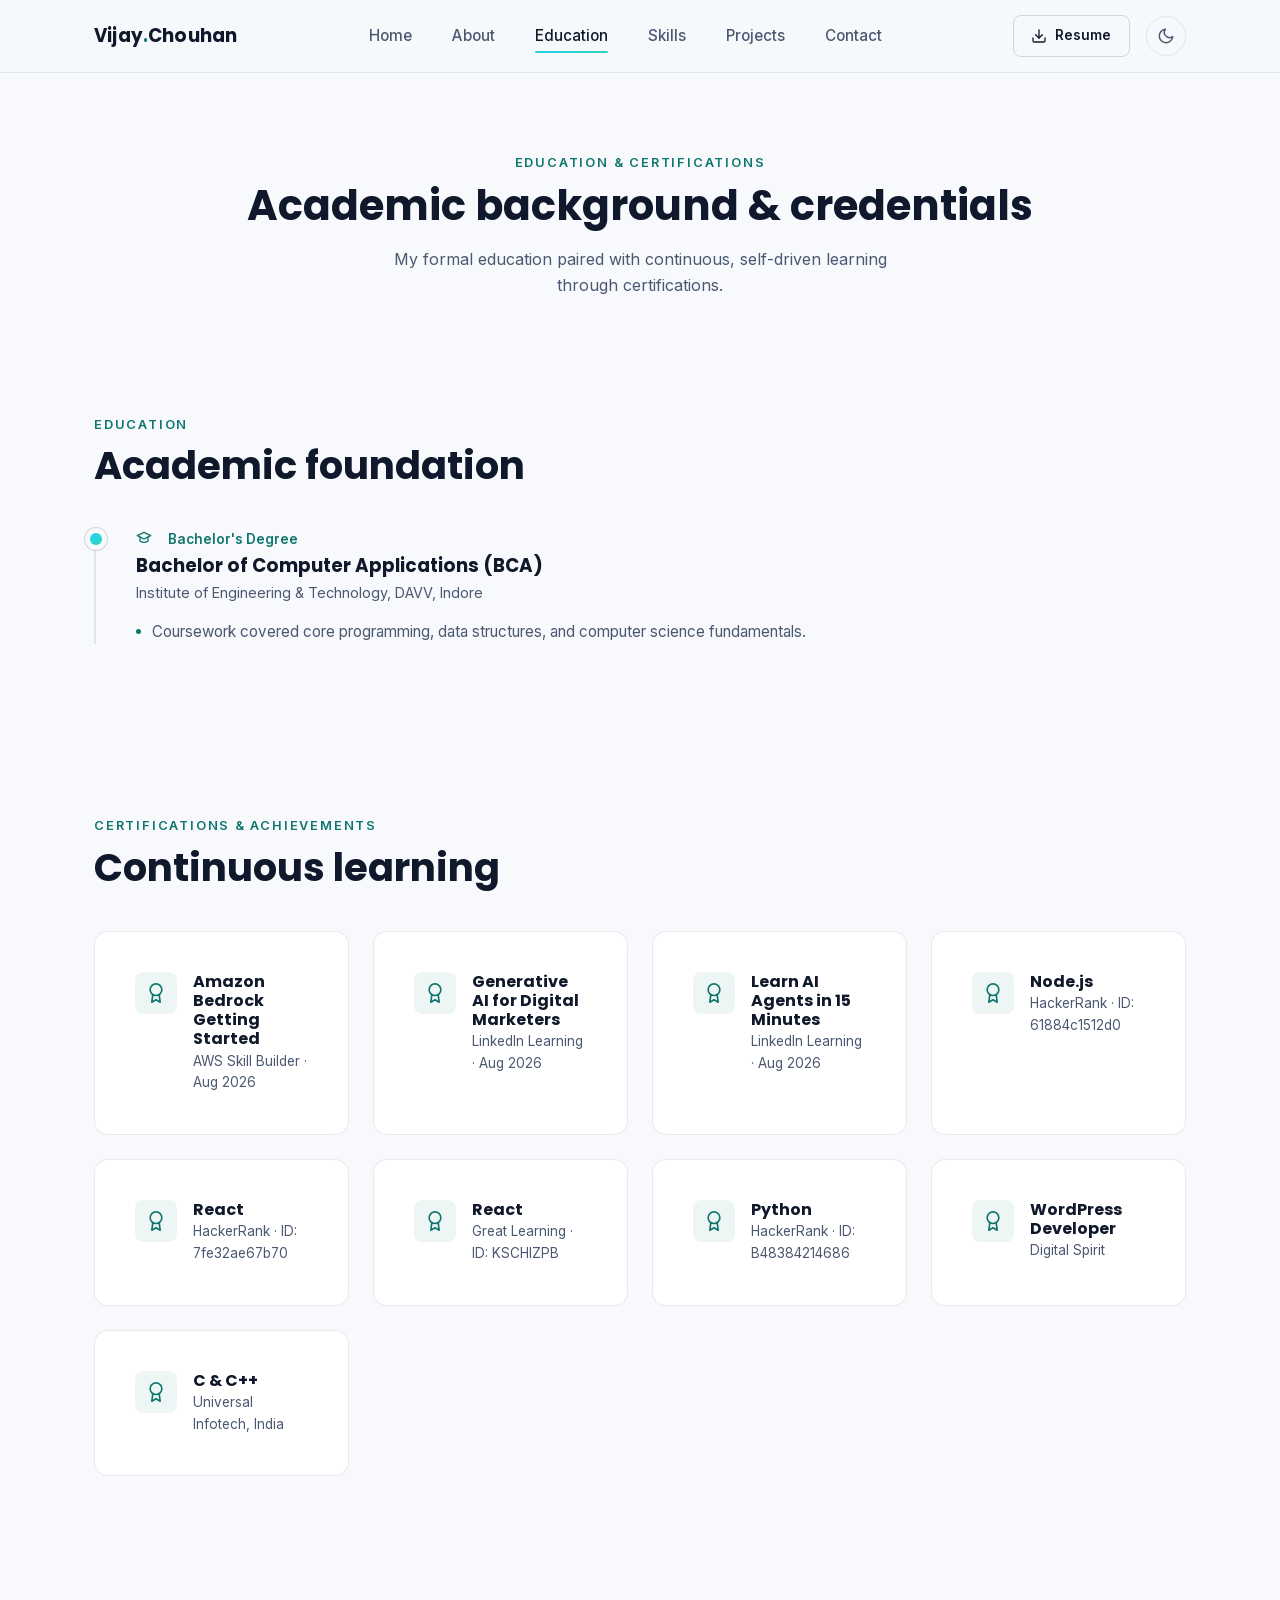
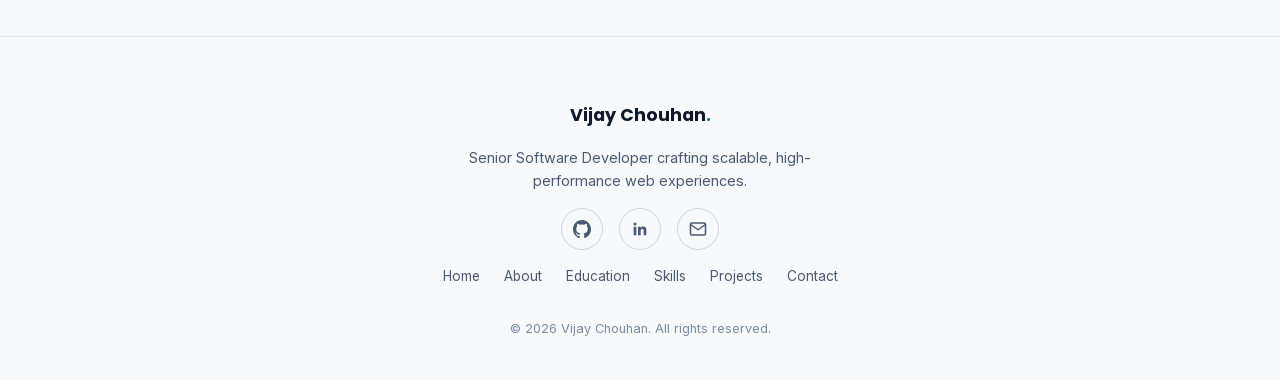
<file: education.html>
<!DOCTYPE html>
<html lang="en">
<head>
<meta charset="UTF-8">
<meta name="viewport" content="width=device-width, initial-scale=1.0">
<script>
  (function () {
    document.documentElement.classList.add('js');
    var stored = null;
    try { stored = localStorage.getItem('theme'); } catch (e) { /* storage unavailable */ }
    var t = stored || (window.matchMedia('(prefers-color-scheme: dark)').matches ? 'dark' : 'light');
    document.documentElement.setAttribute('data-theme', t);
  })();
</script>
<title>Education | Vijay Chouhan</title>
<meta name="description" content="Vijay Chouhan's educational background and professional certifications in software development.">
<link rel="canonical" href="https://victoryjs.github.io/vijay-chouhan/education.html">
<meta name="theme-color" content="#0a0f1a" media="(prefers-color-scheme: dark)">
<meta name="theme-color" content="#f7f9fc" media="(prefers-color-scheme: light)">
<meta property="og:type" content="website">
<meta property="og:url" content="https://victoryjs.github.io/vijay-chouhan/education.html">
<meta property="og:title" content="Education | Vijay Chouhan">
<meta property="og:description" content="Vijay Chouhan's educational background and professional certifications in software development.">
<meta property="og:image" content="https://victoryjs.github.io/vijay-chouhan/assets/images/og-banner.png">
<meta property="og:image:width" content="1200">
<meta property="og:image:height" content="630">
<meta name="twitter:card" content="summary_large_image">
<meta name="twitter:title" content="Education | Vijay Chouhan">
<meta name="twitter:description" content="Vijay Chouhan's educational background and professional certifications in software development.">
<meta name="twitter:image" content="https://victoryjs.github.io/vijay-chouhan/assets/images/og-banner.png">
<link rel="icon" href="assets/images/icons/favicon.svg" type="image/svg+xml">
<link rel="icon" href="assets/images/icons/favicon-32.png" type="image/png" sizes="32x32">
<link rel="icon" href="assets/images/icons/favicon-16.png" type="image/png" sizes="16x16">
<link rel="apple-touch-icon" href="assets/images/icons/apple-touch-icon.png">
<link rel="stylesheet" href="assets/css/fonts.css">
<link rel="stylesheet" href="assets/css/variables.css">
<link rel="stylesheet" href="assets/css/style.css">
</head>
<body data-page="education">
<a class="skip-link" href="#main">Skip to content</a>

<header class="navbar">
  <div class="container navbar__inner">
    <a href="index.html" class="navbar__brand">Vijay<span>.</span>Chouhan</a>
    <nav class="navbar__nav" id="primary-nav">
      <ul>
        <li><a href="index.html" data-page="home">Home</a></li>
        <li><a href="about.html" data-page="about">About</a></li>
        <li><a href="education.html" data-page="education">Education</a></li>
        <li><a href="skills.html" data-page="skills">Skills</a></li>
        <li><a href="projects.html" data-page="projects">Projects</a></li>
        <li><a href="contact.html" data-page="contact">Contact</a></li>
      </ul>
    </nav>
    <div class="navbar__actions">
      <a href="assets/resume/vijay_chouhan_resume.pdf" class="btn btn--ghost btn--sm resume-link" download>
        <svg viewBox="0 0 24 24" fill="none" stroke="currentColor" stroke-width="2" stroke-linecap="round" stroke-linejoin="round" width="16" height="16"><path d="M21 15v4a2 2 0 0 1-2 2H5a2 2 0 0 1-2-2v-4"/><polyline points="7 10 12 15 17 10"/><line x1="12" y1="15" x2="12" y2="3"/></svg>
        <span>Resume</span>
      </a>
      <button class="theme-toggle" id="themeToggle" aria-label="Toggle dark and light theme">
        <svg class="icon-sun" viewBox="0 0 24 24" fill="none" stroke="currentColor" stroke-width="2" stroke-linecap="round" stroke-linejoin="round"><circle cx="12" cy="12" r="5"/><line x1="12" y1="1" x2="12" y2="3"/><line x1="12" y1="21" x2="12" y2="23"/><line x1="4.22" y1="4.22" x2="5.64" y2="5.64"/><line x1="18.36" y1="18.36" x2="19.78" y2="19.78"/><line x1="1" y1="12" x2="3" y2="12"/><line x1="21" y1="12" x2="23" y2="12"/><line x1="4.22" y1="19.78" x2="5.64" y2="18.36"/><line x1="18.36" y1="5.64" x2="19.78" y2="4.22"/></svg>
        <svg class="icon-moon" viewBox="0 0 24 24" fill="none" stroke="currentColor" stroke-width="2" stroke-linecap="round" stroke-linejoin="round"><path d="M21 12.79A9 9 0 1 1 11.21 3 7 7 0 0 0 21 12.79z"/></svg>
      </button>
      <button class="hamburger" id="hamburger" aria-label="Open menu" aria-expanded="false" aria-controls="primary-nav">
        <span></span><span></span><span></span>
      </button>
    </div>
  </div>
</header>

<main id="main">
  <section class="page-hero">
    <div class="container reveal">
      <p class="eyebrow">Education &amp; Certifications</p>
      <h1>Academic background &amp; credentials</h1>
      <p>My formal education paired with continuous, self-driven learning through certifications.</p>
    </div>
  </section>

  <section class="tight">
    <div class="container">
      <div class="section-head reveal">
        <p class="eyebrow">Education</p>
        <h2 class="section-title">Academic foundation</h2>
      </div>
      <div class="timeline reveal">
        <div class="timeline__item">
          <div class="timeline__meta">
            <svg width="16" height="16" viewBox="0 0 24 24" fill="none" stroke="currentColor" stroke-width="2" stroke-linecap="round" stroke-linejoin="round"><path d="M22 10 12 5 2 10l10 5 10-5z"/><path d="M6 12v5c0 1.66 2.69 3 6 3s6-1.34 6-3v-5"/></svg>
            Bachelor's Degree
          </div>
          <h3>Bachelor of Computer Applications (BCA)</h3>
          <p class="timeline__org">Institute of Engineering &amp; Technology, DAVV, Indore</p>
          <ul>
            <li>Coursework covered core programming, data structures, and computer science fundamentals.</li>
          </ul>
        </div>
      </div>
    </div>
  </section>

  <section>
    <div class="container">
      <div class="section-head reveal">
        <p class="eyebrow">Certifications &amp; Achievements</p>
        <h2 class="section-title">Continuous learning</h2>
      </div>
      <div class="cert-grid reveal">
        <div class="cert-card card">
          <div class="icon">
            <svg width="20" height="20" viewBox="0 0 24 24" fill="none" stroke="currentColor" stroke-width="2" stroke-linecap="round" stroke-linejoin="round"><circle cx="12" cy="8" r="7"/><polyline points="8.21 13.89 7 23 12 20 17 23 15.79 13.88"/></svg>
          </div>
          <div>
            <h3>Amazon Bedrock Getting Started</h3>
            <p>AWS Skill Builder &middot; Aug 2026</p>
          </div>
        </div>
        <div class="cert-card card">
          <div class="icon">
            <svg width="20" height="20" viewBox="0 0 24 24" fill="none" stroke="currentColor" stroke-width="2" stroke-linecap="round" stroke-linejoin="round"><circle cx="12" cy="8" r="7"/><polyline points="8.21 13.89 7 23 12 20 17 23 15.79 13.88"/></svg>
          </div>
          <div>
            <h3>Generative AI for Digital Marketers</h3>
            <p>LinkedIn Learning &middot; Aug 2026</p>
          </div>
        </div>
        <div class="cert-card card">
          <div class="icon">
            <svg width="20" height="20" viewBox="0 0 24 24" fill="none" stroke="currentColor" stroke-width="2" stroke-linecap="round" stroke-linejoin="round"><circle cx="12" cy="8" r="7"/><polyline points="8.21 13.89 7 23 12 20 17 23 15.79 13.88"/></svg>
          </div>
          <div>
            <h3>Learn AI Agents in 15 Minutes</h3>
            <p>LinkedIn Learning &middot; Aug 2026</p>
          </div>
        </div>
        <div class="cert-card card">
          <div class="icon">
            <svg width="20" height="20" viewBox="0 0 24 24" fill="none" stroke="currentColor" stroke-width="2" stroke-linecap="round" stroke-linejoin="round"><circle cx="12" cy="8" r="7"/><polyline points="8.21 13.89 7 23 12 20 17 23 15.79 13.88"/></svg>
          </div>
          <div>
            <h3>Node.js</h3>
            <p>HackerRank &middot; ID: 61884c1512d0</p>
          </div>
        </div>
        <div class="cert-card card">
          <div class="icon">
            <svg width="20" height="20" viewBox="0 0 24 24" fill="none" stroke="currentColor" stroke-width="2" stroke-linecap="round" stroke-linejoin="round"><circle cx="12" cy="8" r="7"/><polyline points="8.21 13.89 7 23 12 20 17 23 15.79 13.88"/></svg>
          </div>
          <div>
            <h3>React</h3>
            <p>HackerRank &middot; ID: 7fe32ae67b70</p>
          </div>
        </div>
        <div class="cert-card card">
          <div class="icon">
            <svg width="20" height="20" viewBox="0 0 24 24" fill="none" stroke="currentColor" stroke-width="2" stroke-linecap="round" stroke-linejoin="round"><circle cx="12" cy="8" r="7"/><polyline points="8.21 13.89 7 23 12 20 17 23 15.79 13.88"/></svg>
          </div>
          <div>
            <h3>React</h3>
            <p>Great Learning &middot; ID: KSCHIZPB</p>
          </div>
        </div>
        <div class="cert-card card">
          <div class="icon">
            <svg width="20" height="20" viewBox="0 0 24 24" fill="none" stroke="currentColor" stroke-width="2" stroke-linecap="round" stroke-linejoin="round"><circle cx="12" cy="8" r="7"/><polyline points="8.21 13.89 7 23 12 20 17 23 15.79 13.88"/></svg>
          </div>
          <div>
            <h3>Python</h3>
            <p>HackerRank &middot; ID: B48384214686</p>
          </div>
        </div>
        <div class="cert-card card">
          <div class="icon">
            <svg width="20" height="20" viewBox="0 0 24 24" fill="none" stroke="currentColor" stroke-width="2" stroke-linecap="round" stroke-linejoin="round"><circle cx="12" cy="8" r="7"/><polyline points="8.21 13.89 7 23 12 20 17 23 15.79 13.88"/></svg>
          </div>
          <div>
            <h3>WordPress Developer</h3>
            <p>Digital Spirit</p>
          </div>
        </div>
        <div class="cert-card card">
          <div class="icon">
            <svg width="20" height="20" viewBox="0 0 24 24" fill="none" stroke="currentColor" stroke-width="2" stroke-linecap="round" stroke-linejoin="round"><circle cx="12" cy="8" r="7"/><polyline points="8.21 13.89 7 23 12 20 17 23 15.79 13.88"/></svg>
          </div>
          <div>
            <h3>C &amp; C++</h3>
            <p>Universal Infotech, India</p>
          </div>
        </div>
      </div>
    </div>
  </section>
</main>

<footer class="footer">
  <div class="container footer__inner">
    <div class="footer__brand">Vijay Chouhan<span class="dot">.</span></div>
    <p class="footer__tagline">Senior Software Developer crafting scalable, high-performance web experiences.</p>
    <div class="footer__socials">
      <a class="social-btn" href="https://github.com/victoryjs" target="_blank" rel="noopener" aria-label="GitHub profile">
        <svg viewBox="0 0 24 24" fill="currentColor"><path d="M12 0C5.37 0 0 5.5 0 12.3c0 5.43 3.44 10.03 8.2 11.66.6.11.82-.27.82-.6 0-.3-.01-1.08-.02-2.12-3.34.74-4.04-1.65-4.04-1.65-.55-1.42-1.33-1.8-1.33-1.8-1.09-.76.08-.75.08-.75 1.2.09 1.84 1.26 1.84 1.26 1.07 1.86 2.8 1.32 3.49 1.01.11-.79.42-1.32.76-1.63-2.67-.31-5.47-1.36-5.47-6.03 0-1.33.46-2.42 1.23-3.28-.12-.31-.53-1.55.12-3.24 0 0 1-.33 3.3 1.25a11.2 11.2 0 0 1 6 0c2.3-1.58 3.3-1.25 3.3-1.25.65 1.69.24 2.93.12 3.24.77.86 1.23 1.95 1.23 3.28 0 4.68-2.8 5.71-5.48 6.02.43.38.81 1.12.81 2.27 0 1.64-.02 2.96-.02 3.36 0 .33.22.72.83.6C20.56 22.32 24 17.73 24 12.3 24 5.5 18.63 0 12 0z"/></svg>
      </a>
      <a class="social-btn" href="https://www.linkedin.com/in/victoryjs/" target="_blank" rel="noopener" aria-label="LinkedIn profile">
        <svg viewBox="0 0 24 24" fill="currentColor"><path d="M20.45 20.45h-3.55v-5.57c0-1.33-.02-3.03-1.85-3.03-1.86 0-2.15 1.45-2.15 2.94v5.66H9.35V9h3.41v1.56h.05c.48-.9 1.64-1.85 3.38-1.85 3.6 0 4.27 2.37 4.27 5.46v6.28zM5.34 7.43a2.06 2.06 0 1 1 0-4.12 2.06 2.06 0 0 1 0 4.12zM7.12 20.45H3.56V9h3.56v11.45z"/></svg>
      </a>
      <a class="social-btn" href="mailto:er.vijaychouhan88@gmail.com" aria-label="Send email">
        <svg viewBox="0 0 24 24" fill="none" stroke="currentColor" stroke-width="2" stroke-linecap="round" stroke-linejoin="round"><path d="M4 4h16c1.1 0 2 .9 2 2v12c0 1.1-.9 2-2 2H4c-1.1 0-2-.9-2-2V6c0-1.1.9-2 2-2z"/><polyline points="22,6 12,13 2,6"/></svg>
      </a>
    </div>
    <nav class="footer__nav">
      <a href="index.html">Home</a>
      <a href="about.html">About</a>
      <a href="education.html">Education</a>
      <a href="skills.html">Skills</a>
      <a href="projects.html">Projects</a>
      <a href="contact.html">Contact</a>
    </nav>
    <p class="footer__copy">&copy; <span id="year">2026</span> Vijay Chouhan. All rights reserved.</p>
  </div>
</footer>

<script data-goatcounter="https://vijaychouhan.goatcounter.com/count" async src="//gc.zgo.at/count.js"></script>
<script src="assets/js/main.js" defer></script>
</body>
</html>
</file>
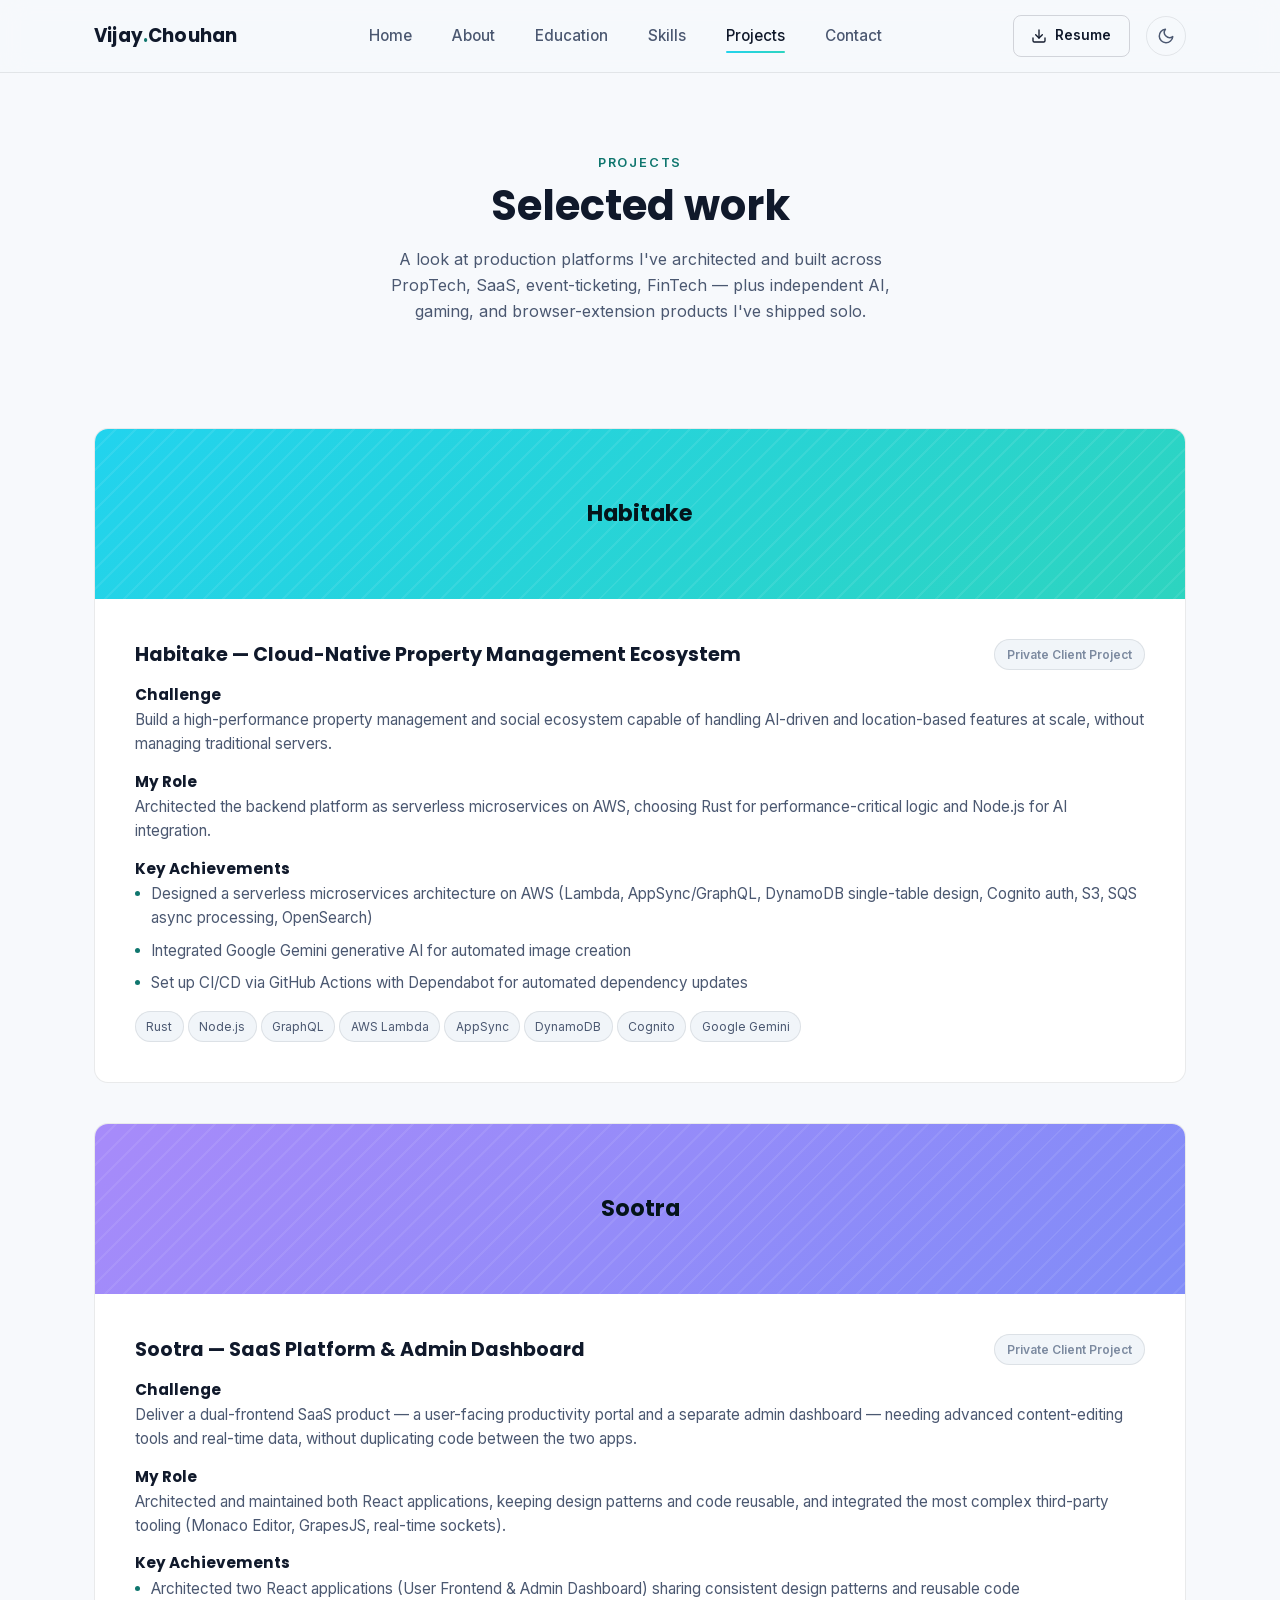
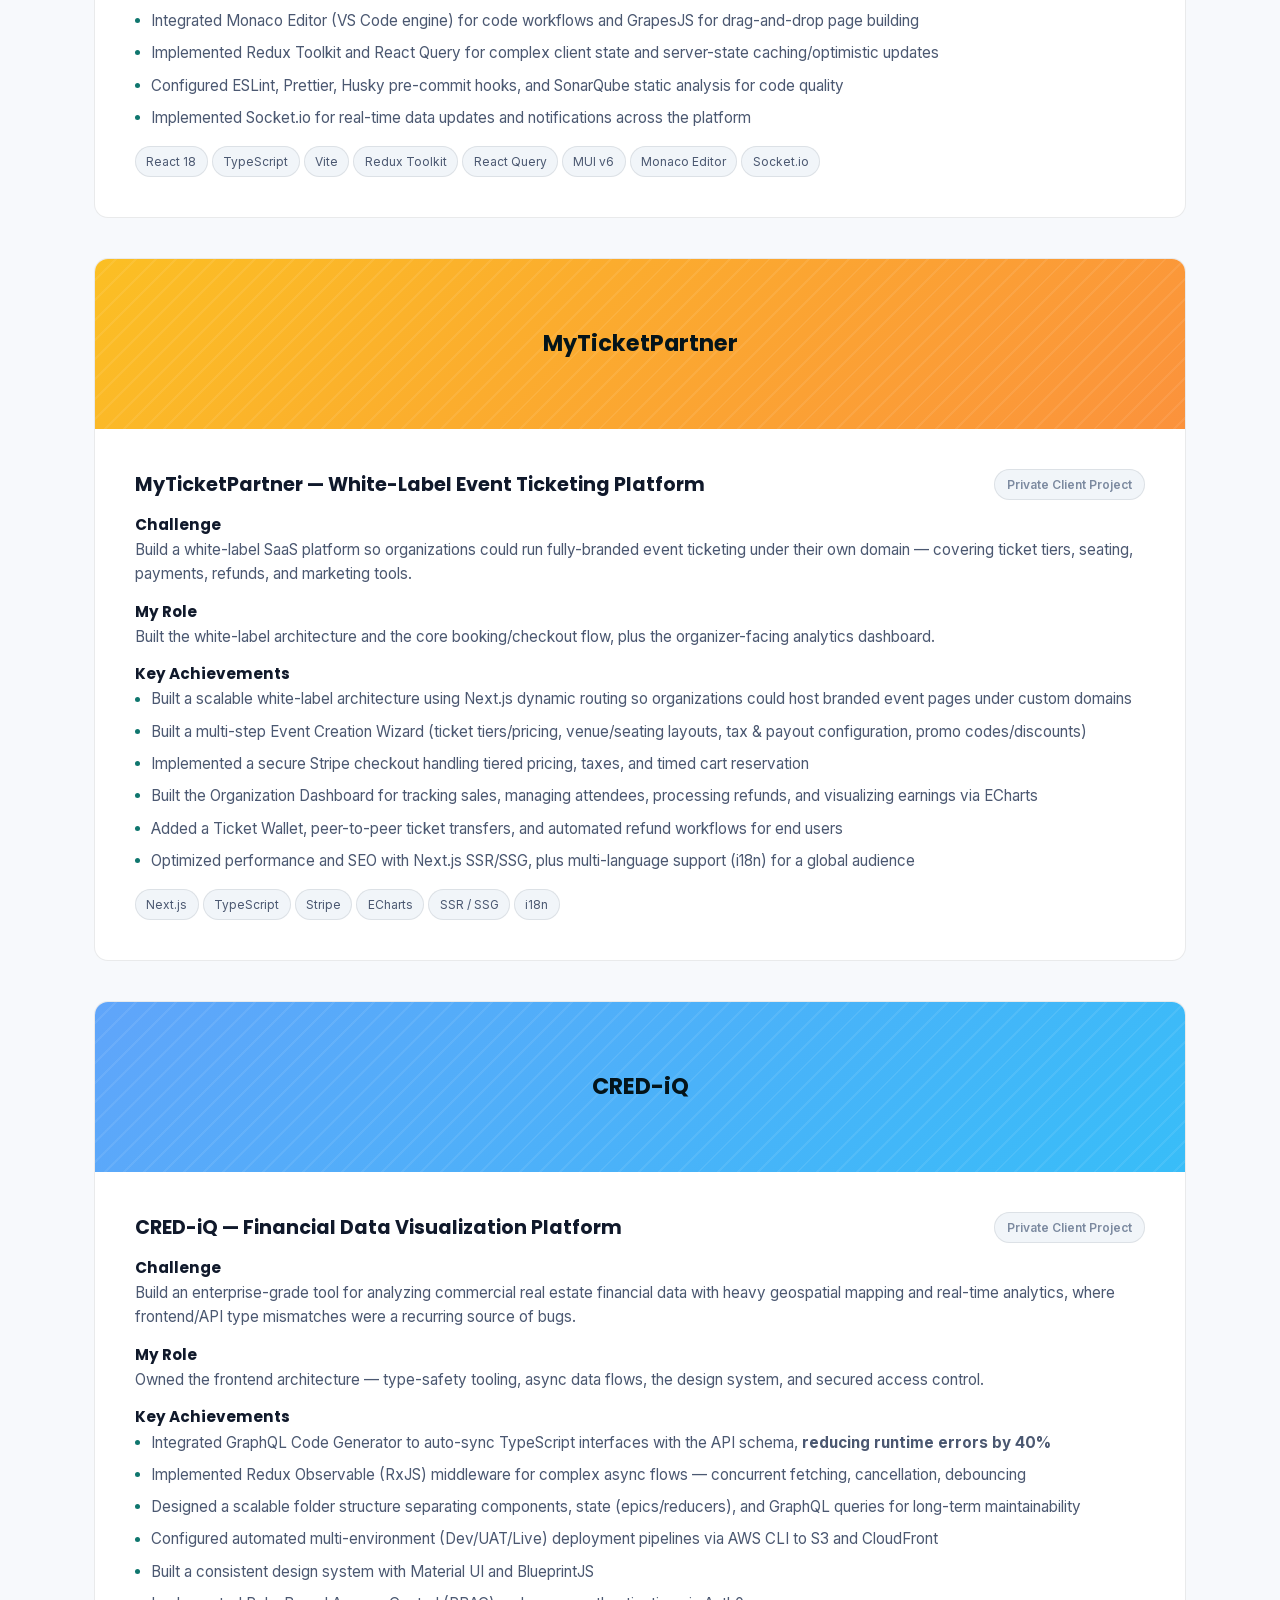
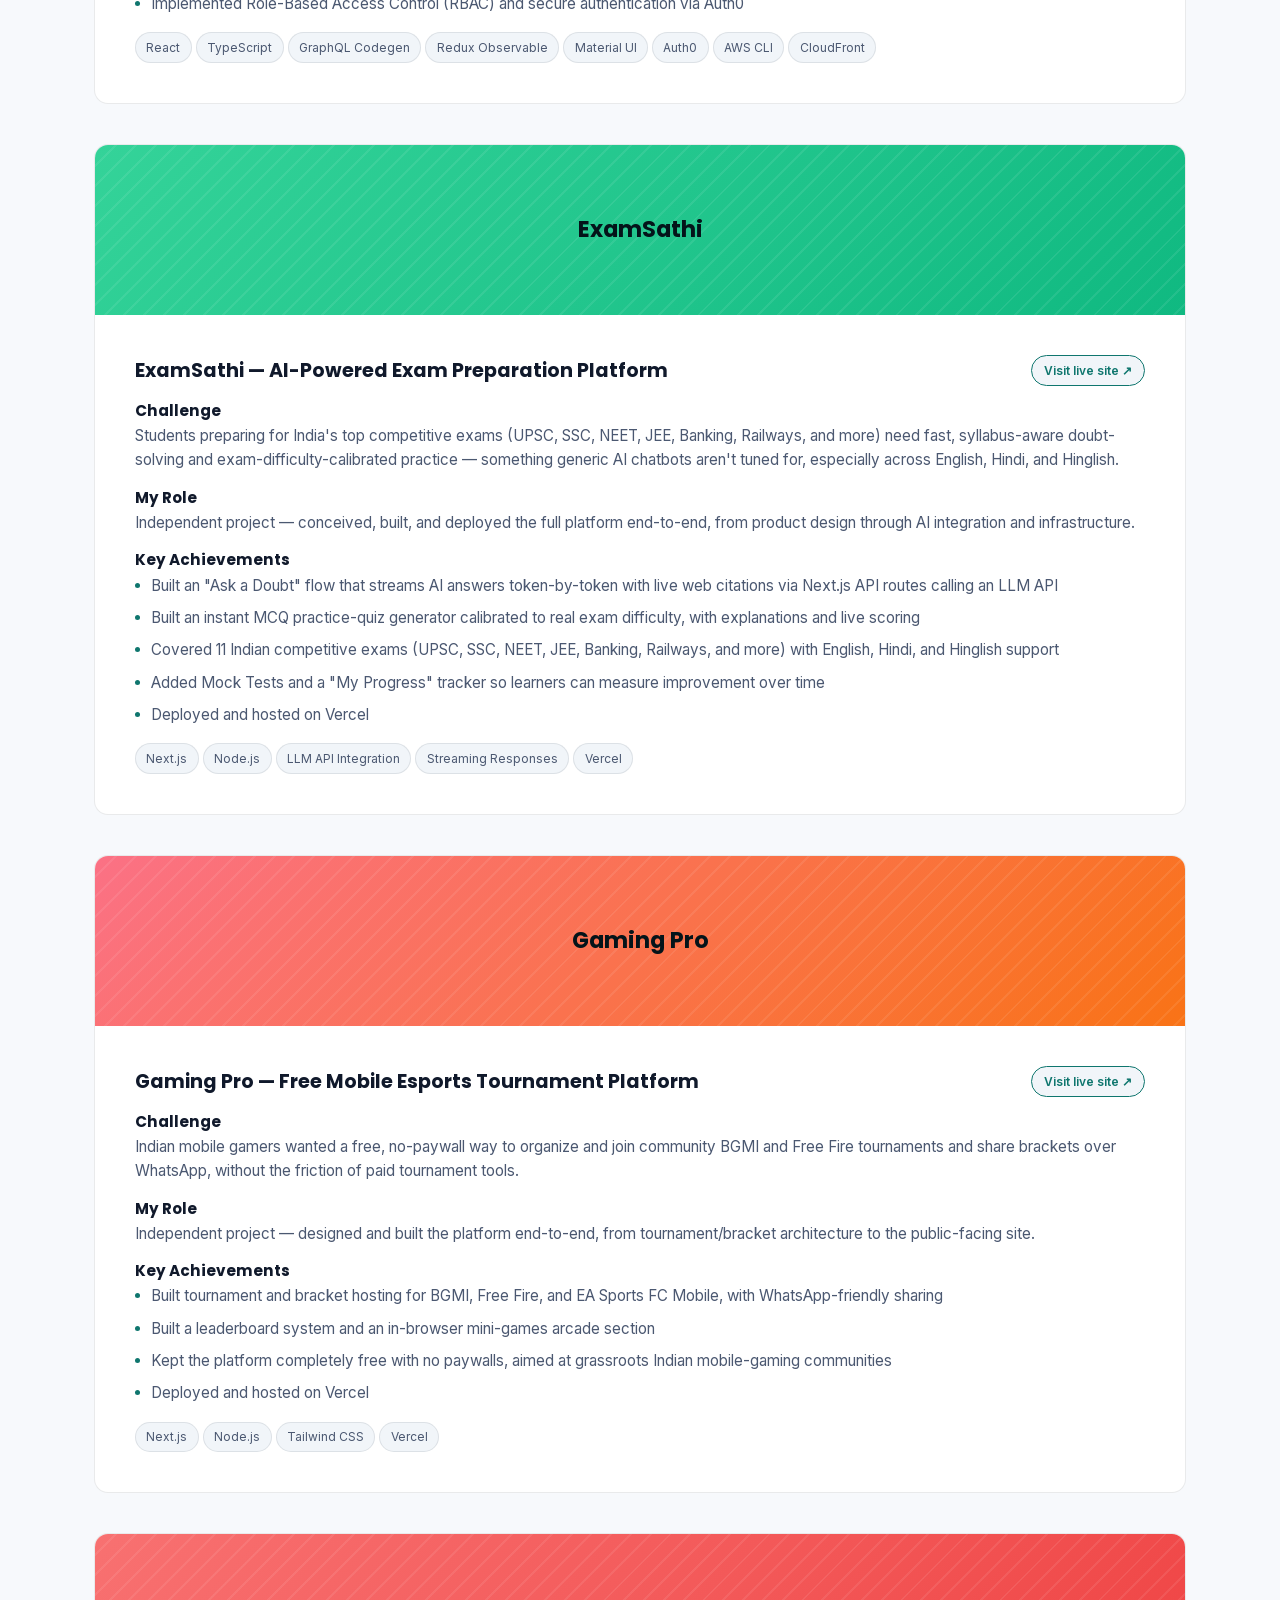
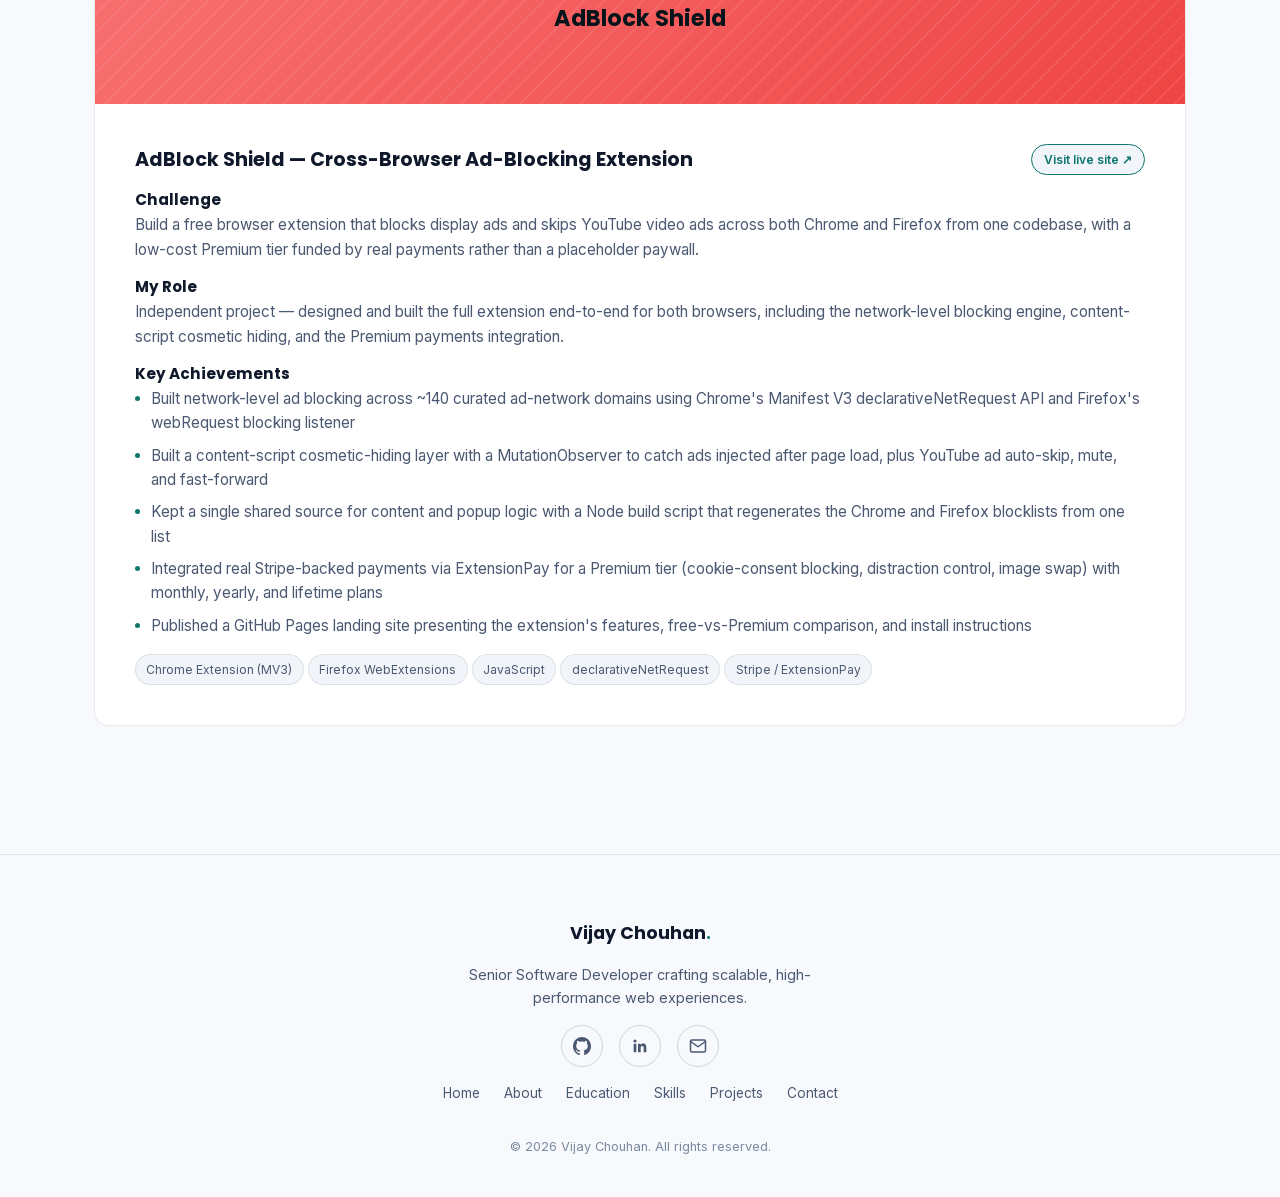
<file: projects.html>
<!DOCTYPE html>
<html lang="en">
<head>
<meta charset="UTF-8">
<meta name="viewport" content="width=device-width, initial-scale=1.0">
<script>
  (function () {
    document.documentElement.classList.add('js');
    var stored = null;
    try { stored = localStorage.getItem('theme'); } catch (e) { /* storage unavailable */ }
    var t = stored || (window.matchMedia('(prefers-color-scheme: dark)').matches ? 'dark' : 'light');
    document.documentElement.setAttribute('data-theme', t);
  })();
</script>
<title>Projects | Vijay Chouhan</title>
<meta name="description" content="Selected projects by Vijay Chouhan spanning PropTech, SaaS, event-ticketing, FinTech, EdTech, and Gaming platforms.">
<link rel="canonical" href="https://victoryjs.github.io/vijay-chouhan/projects.html">
<meta name="theme-color" content="#0a0f1a" media="(prefers-color-scheme: dark)">
<meta name="theme-color" content="#f7f9fc" media="(prefers-color-scheme: light)">
<meta property="og:type" content="website">
<meta property="og:url" content="https://victoryjs.github.io/vijay-chouhan/projects.html">
<meta property="og:title" content="Projects | Vijay Chouhan">
<meta property="og:description" content="Selected projects by Vijay Chouhan spanning PropTech, SaaS, event-ticketing, FinTech, EdTech, and Gaming platforms.">
<meta property="og:image" content="https://victoryjs.github.io/vijay-chouhan/assets/images/og-banner.png">
<meta property="og:image:width" content="1200">
<meta property="og:image:height" content="630">
<meta name="twitter:card" content="summary_large_image">
<meta name="twitter:title" content="Projects | Vijay Chouhan">
<meta name="twitter:description" content="Selected projects by Vijay Chouhan spanning PropTech, SaaS, event-ticketing, FinTech, EdTech, and Gaming platforms.">
<meta name="twitter:image" content="https://victoryjs.github.io/vijay-chouhan/assets/images/og-banner.png">
<link rel="icon" href="assets/images/icons/favicon.svg" type="image/svg+xml">
<link rel="icon" href="assets/images/icons/favicon-32.png" type="image/png" sizes="32x32">
<link rel="icon" href="assets/images/icons/favicon-16.png" type="image/png" sizes="16x16">
<link rel="apple-touch-icon" href="assets/images/icons/apple-touch-icon.png">
<link rel="stylesheet" href="assets/css/fonts.css">
<link rel="stylesheet" href="assets/css/variables.css">
<link rel="stylesheet" href="assets/css/style.css">
</head>
<body data-page="projects">
<a class="skip-link" href="#main">Skip to content</a>

<header class="navbar">
  <div class="container navbar__inner">
    <a href="index.html" class="navbar__brand">Vijay<span>.</span>Chouhan</a>
    <nav class="navbar__nav" id="primary-nav">
      <ul>
        <li><a href="index.html" data-page="home">Home</a></li>
        <li><a href="about.html" data-page="about">About</a></li>
        <li><a href="education.html" data-page="education">Education</a></li>
        <li><a href="skills.html" data-page="skills">Skills</a></li>
        <li><a href="projects.html" data-page="projects">Projects</a></li>
        <li><a href="contact.html" data-page="contact">Contact</a></li>
      </ul>
    </nav>
    <div class="navbar__actions">
      <a href="assets/resume/vijay_chouhan_resume.pdf" class="btn btn--ghost btn--sm resume-link" download>
        <svg viewBox="0 0 24 24" fill="none" stroke="currentColor" stroke-width="2" stroke-linecap="round" stroke-linejoin="round" width="16" height="16"><path d="M21 15v4a2 2 0 0 1-2 2H5a2 2 0 0 1-2-2v-4"/><polyline points="7 10 12 15 17 10"/><line x1="12" y1="15" x2="12" y2="3"/></svg>
        <span>Resume</span>
      </a>
      <button class="theme-toggle" id="themeToggle" aria-label="Toggle dark and light theme">
        <svg class="icon-sun" viewBox="0 0 24 24" fill="none" stroke="currentColor" stroke-width="2" stroke-linecap="round" stroke-linejoin="round"><circle cx="12" cy="12" r="5"/><line x1="12" y1="1" x2="12" y2="3"/><line x1="12" y1="21" x2="12" y2="23"/><line x1="4.22" y1="4.22" x2="5.64" y2="5.64"/><line x1="18.36" y1="18.36" x2="19.78" y2="19.78"/><line x1="1" y1="12" x2="3" y2="12"/><line x1="21" y1="12" x2="23" y2="12"/><line x1="4.22" y1="19.78" x2="5.64" y2="18.36"/><line x1="18.36" y1="5.64" x2="19.78" y2="4.22"/></svg>
        <svg class="icon-moon" viewBox="0 0 24 24" fill="none" stroke="currentColor" stroke-width="2" stroke-linecap="round" stroke-linejoin="round"><path d="M21 12.79A9 9 0 1 1 11.21 3 7 7 0 0 0 21 12.79z"/></svg>
      </button>
      <button class="hamburger" id="hamburger" aria-label="Open menu" aria-expanded="false" aria-controls="primary-nav">
        <span></span><span></span><span></span>
      </button>
    </div>
  </div>
</header>

<main id="main">
  <section class="page-hero">
    <div class="container reveal">
      <p class="eyebrow">Projects</p>
      <h1>Selected work</h1>
      <p>A look at production platforms I've architected and built across PropTech, SaaS, event-ticketing, FinTech — plus independent AI, gaming, and browser-extension products I've shipped solo.</p>
    </div>
  </section>

  <section class="tight">
    <div class="container">
      <div class="project-grid">

        <article class="project-card card reveal" id="habitake">
          <div class="project-card__media project-card__media--1"><span>Habitake</span></div>
          <div class="project-card__body">
            <div class="case-study__header">
              <h3>Habitake — Cloud-Native Property Management Ecosystem</h3>
              <span class="case-study__badge">Private Client Project</span>
            </div>
            <div class="case-study__section">
              <h4>Challenge</h4>
              <p>Build a high-performance property management and social ecosystem capable of handling AI-driven and location-based features at scale, without managing traditional servers.</p>
            </div>
            <div class="case-study__section">
              <h4>My Role</h4>
              <p>Architected the backend platform as serverless microservices on AWS, choosing Rust for performance-critical logic and Node.js for AI integration.</p>
            </div>
            <div class="case-study__section case-study__achievements">
              <h4>Key Achievements</h4>
              <ul>
                <li>Designed a serverless microservices architecture on AWS (Lambda, AppSync/GraphQL, DynamoDB single-table design, Cognito auth, S3, SQS async processing, OpenSearch)</li>
                <li>Integrated Google Gemini generative AI for automated image creation</li>
                <li>Set up CI/CD via GitHub Actions with Dependabot for automated dependency updates</li>
              </ul>
            </div>
            <div class="tag-row">
              <span class="tag">Rust</span>
              <span class="tag">Node.js</span>
              <span class="tag">GraphQL</span>
              <span class="tag">AWS Lambda</span>
              <span class="tag">AppSync</span>
              <span class="tag">DynamoDB</span>
              <span class="tag">Cognito</span>
              <span class="tag">Google Gemini</span>
            </div>
          </div>
        </article>

        <article class="project-card card reveal" id="sootra">
          <div class="project-card__media project-card__media--2"><span>Sootra</span></div>
          <div class="project-card__body">
            <div class="case-study__header">
              <h3>Sootra — SaaS Platform &amp; Admin Dashboard</h3>
              <span class="case-study__badge">Private Client Project</span>
            </div>
            <div class="case-study__section">
              <h4>Challenge</h4>
              <p>Deliver a dual-frontend SaaS product — a user-facing productivity portal and a separate admin dashboard — needing advanced content-editing tools and real-time data, without duplicating code between the two apps.</p>
            </div>
            <div class="case-study__section">
              <h4>My Role</h4>
              <p>Architected and maintained both React applications, keeping design patterns and code reusable, and integrated the most complex third-party tooling (Monaco Editor, GrapesJS, real-time sockets).</p>
            </div>
            <div class="case-study__section case-study__achievements">
              <h4>Key Achievements</h4>
              <ul>
                <li>Architected two React applications (User Frontend &amp; Admin Dashboard) sharing consistent design patterns and reusable code</li>
                <li>Integrated Monaco Editor (VS Code engine) for code workflows and GrapesJS for drag-and-drop page building</li>
                <li>Implemented Redux Toolkit and React Query for complex client state and server-state caching/optimistic updates</li>
                <li>Configured ESLint, Prettier, Husky pre-commit hooks, and SonarQube static analysis for code quality</li>
                <li>Implemented Socket.io for real-time data updates and notifications across the platform</li>
              </ul>
            </div>
            <div class="tag-row">
              <span class="tag">React 18</span>
              <span class="tag">TypeScript</span>
              <span class="tag">Vite</span>
              <span class="tag">Redux Toolkit</span>
              <span class="tag">React Query</span>
              <span class="tag">MUI v6</span>
              <span class="tag">Monaco Editor</span>
              <span class="tag">Socket.io</span>
            </div>
          </div>
        </article>

        <article class="project-card card reveal" id="myticketpartner">
          <div class="project-card__media project-card__media--3"><span>MyTicketPartner</span></div>
          <div class="project-card__body">
            <div class="case-study__header">
              <h3>MyTicketPartner — White-Label Event Ticketing Platform</h3>
              <span class="case-study__badge">Private Client Project</span>
            </div>
            <div class="case-study__section">
              <h4>Challenge</h4>
              <p>Build a white-label SaaS platform so organizations could run fully-branded event ticketing under their own domain — covering ticket tiers, seating, payments, refunds, and marketing tools.</p>
            </div>
            <div class="case-study__section">
              <h4>My Role</h4>
              <p>Built the white-label architecture and the core booking/checkout flow, plus the organizer-facing analytics dashboard.</p>
            </div>
            <div class="case-study__section case-study__achievements">
              <h4>Key Achievements</h4>
              <ul>
                <li>Built a scalable white-label architecture using Next.js dynamic routing so organizations could host branded event pages under custom domains</li>
                <li>Built a multi-step Event Creation Wizard (ticket tiers/pricing, venue/seating layouts, tax &amp; payout configuration, promo codes/discounts)</li>
                <li>Implemented a secure Stripe checkout handling tiered pricing, taxes, and timed cart reservation</li>
                <li>Built the Organization Dashboard for tracking sales, managing attendees, processing refunds, and visualizing earnings via ECharts</li>
                <li>Added a Ticket Wallet, peer-to-peer ticket transfers, and automated refund workflows for end users</li>
                <li>Optimized performance and SEO with Next.js SSR/SSG, plus multi-language support (i18n) for a global audience</li>
              </ul>
            </div>
            <div class="tag-row">
              <span class="tag">Next.js</span>
              <span class="tag">TypeScript</span>
              <span class="tag">Stripe</span>
              <span class="tag">ECharts</span>
              <span class="tag">SSR / SSG</span>
              <span class="tag">i18n</span>
            </div>
          </div>
        </article>

        <article class="project-card card reveal" id="cred-iq">
          <div class="project-card__media project-card__media--4"><span>CRED-iQ</span></div>
          <div class="project-card__body">
            <div class="case-study__header">
              <h3>CRED-iQ — Financial Data Visualization Platform</h3>
              <span class="case-study__badge">Private Client Project</span>
            </div>
            <div class="case-study__section">
              <h4>Challenge</h4>
              <p>Build an enterprise-grade tool for analyzing commercial real estate financial data with heavy geospatial mapping and real-time analytics, where frontend/API type mismatches were a recurring source of bugs.</p>
            </div>
            <div class="case-study__section">
              <h4>My Role</h4>
              <p>Owned the frontend architecture — type-safety tooling, async data flows, the design system, and secured access control.</p>
            </div>
            <div class="case-study__section case-study__achievements">
              <h4>Key Achievements</h4>
              <ul>
                <li>Integrated GraphQL Code Generator to auto-sync TypeScript interfaces with the API schema, <strong>reducing runtime errors by 40%</strong></li>
                <li>Implemented Redux Observable (RxJS) middleware for complex async flows — concurrent fetching, cancellation, debouncing</li>
                <li>Designed a scalable folder structure separating components, state (epics/reducers), and GraphQL queries for long-term maintainability</li>
                <li>Configured automated multi-environment (Dev/UAT/Live) deployment pipelines via AWS CLI to S3 and CloudFront</li>
                <li>Built a consistent design system with Material UI and BlueprintJS</li>
                <li>Implemented Role-Based Access Control (RBAC) and secure authentication via Auth0</li>
              </ul>
            </div>
            <div class="tag-row">
              <span class="tag">React</span>
              <span class="tag">TypeScript</span>
              <span class="tag">GraphQL Codegen</span>
              <span class="tag">Redux Observable</span>
              <span class="tag">Material UI</span>
              <span class="tag">Auth0</span>
              <span class="tag">AWS CLI</span>
              <span class="tag">CloudFront</span>
            </div>
          </div>
        </article>

        <article class="project-card card reveal" id="examsathi">
          <div class="project-card__media project-card__media--5"><span>ExamSathi</span></div>
          <div class="project-card__body">
            <div class="case-study__header">
              <h3>ExamSathi — AI-Powered Exam Preparation Platform</h3>
              <a class="case-study__badge case-study__badge--link" href="https://examsathi-ten.vercel.app/" target="_blank" rel="noopener">Visit live site ↗</a>
            </div>
            <div class="case-study__section">
              <h4>Challenge</h4>
              <p>Students preparing for India's top competitive exams (UPSC, SSC, NEET, JEE, Banking, Railways, and more) need fast, syllabus-aware doubt-solving and exam-difficulty-calibrated practice — something generic AI chatbots aren't tuned for, especially across English, Hindi, and Hinglish.</p>
            </div>
            <div class="case-study__section">
              <h4>My Role</h4>
              <p>Independent project — conceived, built, and deployed the full platform end-to-end, from product design through AI integration and infrastructure.</p>
            </div>
            <div class="case-study__section case-study__achievements">
              <h4>Key Achievements</h4>
              <ul>
                <li>Built an "Ask a Doubt" flow that streams AI answers token-by-token with live web citations via Next.js API routes calling an LLM API</li>
                <li>Built an instant MCQ practice-quiz generator calibrated to real exam difficulty, with explanations and live scoring</li>
                <li>Covered 11 Indian competitive exams (UPSC, SSC, NEET, JEE, Banking, Railways, and more) with English, Hindi, and Hinglish support</li>
                <li>Added Mock Tests and a "My Progress" tracker so learners can measure improvement over time</li>
                <li>Deployed and hosted on Vercel</li>
              </ul>
            </div>
            <div class="tag-row">
              <span class="tag">Next.js</span>
              <span class="tag">Node.js</span>
              <span class="tag">LLM API Integration</span>
              <span class="tag">Streaming Responses</span>
              <span class="tag">Vercel</span>
            </div>
          </div>
        </article>

        <article class="project-card card reveal" id="gaming-pro">
          <div class="project-card__media project-card__media--6"><span>Gaming Pro</span></div>
          <div class="project-card__body">
            <div class="case-study__header">
              <h3>Gaming Pro — Free Mobile Esports Tournament Platform</h3>
              <a class="case-study__badge case-study__badge--link" href="https://gaming-pro-alpha.vercel.app/" target="_blank" rel="noopener">Visit live site ↗</a>
            </div>
            <div class="case-study__section">
              <h4>Challenge</h4>
              <p>Indian mobile gamers wanted a free, no-paywall way to organize and join community BGMI and Free Fire tournaments and share brackets over WhatsApp, without the friction of paid tournament tools.</p>
            </div>
            <div class="case-study__section">
              <h4>My Role</h4>
              <p>Independent project — designed and built the platform end-to-end, from tournament/bracket architecture to the public-facing site.</p>
            </div>
            <div class="case-study__section case-study__achievements">
              <h4>Key Achievements</h4>
              <ul>
                <li>Built tournament and bracket hosting for BGMI, Free Fire, and EA Sports FC Mobile, with WhatsApp-friendly sharing</li>
                <li>Built a leaderboard system and an in-browser mini-games arcade section</li>
                <li>Kept the platform completely free with no paywalls, aimed at grassroots Indian mobile-gaming communities</li>
                <li>Deployed and hosted on Vercel</li>
              </ul>
            </div>
            <div class="tag-row">
              <span class="tag">Next.js</span>
              <span class="tag">Node.js</span>
              <span class="tag">Tailwind CSS</span>
              <span class="tag">Vercel</span>
            </div>
          </div>
        </article>

        <article class="project-card card reveal" id="adblock-shield">
          <div class="project-card__media project-card__media--7"><span>AdBlock Shield</span></div>
          <div class="project-card__body">
            <div class="case-study__header">
              <h3>AdBlock Shield — Cross-Browser Ad-Blocking Extension</h3>
              <a class="case-study__badge case-study__badge--link" href="https://victoryjs.github.io/ads-blockers/" target="_blank" rel="noopener">Visit live site ↗</a>
            </div>
            <div class="case-study__section">
              <h4>Challenge</h4>
              <p>Build a free browser extension that blocks display ads and skips YouTube video ads across both Chrome and Firefox from one codebase, with a low-cost Premium tier funded by real payments rather than a placeholder paywall.</p>
            </div>
            <div class="case-study__section">
              <h4>My Role</h4>
              <p>Independent project — designed and built the full extension end-to-end for both browsers, including the network-level blocking engine, content-script cosmetic hiding, and the Premium payments integration.</p>
            </div>
            <div class="case-study__section case-study__achievements">
              <h4>Key Achievements</h4>
              <ul>
                <li>Built network-level ad blocking across ~140 curated ad-network domains using Chrome's Manifest V3 declarativeNetRequest API and Firefox's webRequest blocking listener</li>
                <li>Built a content-script cosmetic-hiding layer with a MutationObserver to catch ads injected after page load, plus YouTube ad auto-skip, mute, and fast-forward</li>
                <li>Kept a single shared source for content and popup logic with a Node build script that regenerates the Chrome and Firefox blocklists from one list</li>
                <li>Integrated real Stripe-backed payments via ExtensionPay for a Premium tier (cookie-consent blocking, distraction control, image swap) with monthly, yearly, and lifetime plans</li>
                <li>Published a GitHub Pages landing site presenting the extension's features, free-vs-Premium comparison, and install instructions</li>
              </ul>
            </div>
            <div class="tag-row">
              <span class="tag">Chrome Extension (MV3)</span>
              <span class="tag">Firefox WebExtensions</span>
              <span class="tag">JavaScript</span>
              <span class="tag">declarativeNetRequest</span>
              <span class="tag">Stripe / ExtensionPay</span>
            </div>
          </div>
        </article>

      </div>
    </div>
  </section>
</main>

<footer class="footer">
  <div class="container footer__inner">
    <div class="footer__brand">Vijay Chouhan<span class="dot">.</span></div>
    <p class="footer__tagline">Senior Software Developer crafting scalable, high-performance web experiences.</p>
    <div class="footer__socials">
      <a class="social-btn" href="https://github.com/victoryjs" target="_blank" rel="noopener" aria-label="GitHub profile">
        <svg viewBox="0 0 24 24" fill="currentColor"><path d="M12 0C5.37 0 0 5.5 0 12.3c0 5.43 3.44 10.03 8.2 11.66.6.11.82-.27.82-.6 0-.3-.01-1.08-.02-2.12-3.34.74-4.04-1.65-4.04-1.65-.55-1.42-1.33-1.8-1.33-1.8-1.09-.76.08-.75.08-.75 1.2.09 1.84 1.26 1.84 1.26 1.07 1.86 2.8 1.32 3.49 1.01.11-.79.42-1.32.76-1.63-2.67-.31-5.47-1.36-5.47-6.03 0-1.33.46-2.42 1.23-3.28-.12-.31-.53-1.55.12-3.24 0 0 1-.33 3.3 1.25a11.2 11.2 0 0 1 6 0c2.3-1.58 3.3-1.25 3.3-1.25.65 1.69.24 2.93.12 3.24.77.86 1.23 1.95 1.23 3.28 0 4.68-2.8 5.71-5.48 6.02.43.38.81 1.12.81 2.27 0 1.64-.02 2.96-.02 3.36 0 .33.22.72.83.6C20.56 22.32 24 17.73 24 12.3 24 5.5 18.63 0 12 0z"/></svg>
      </a>
      <a class="social-btn" href="https://www.linkedin.com/in/victoryjs/" target="_blank" rel="noopener" aria-label="LinkedIn profile">
        <svg viewBox="0 0 24 24" fill="currentColor"><path d="M20.45 20.45h-3.55v-5.57c0-1.33-.02-3.03-1.85-3.03-1.86 0-2.15 1.45-2.15 2.94v5.66H9.35V9h3.41v1.56h.05c.48-.9 1.64-1.85 3.38-1.85 3.6 0 4.27 2.37 4.27 5.46v6.28zM5.34 7.43a2.06 2.06 0 1 1 0-4.12 2.06 2.06 0 0 1 0 4.12zM7.12 20.45H3.56V9h3.56v11.45z"/></svg>
      </a>
      <a class="social-btn" href="mailto:er.vijaychouhan88@gmail.com" aria-label="Send email">
        <svg viewBox="0 0 24 24" fill="none" stroke="currentColor" stroke-width="2" stroke-linecap="round" stroke-linejoin="round"><path d="M4 4h16c1.1 0 2 .9 2 2v12c0 1.1-.9 2-2 2H4c-1.1 0-2-.9-2-2V6c0-1.1.9-2 2-2z"/><polyline points="22,6 12,13 2,6"/></svg>
      </a>
    </div>
    <nav class="footer__nav">
      <a href="index.html">Home</a>
      <a href="about.html">About</a>
      <a href="education.html">Education</a>
      <a href="skills.html">Skills</a>
      <a href="projects.html">Projects</a>
      <a href="contact.html">Contact</a>
    </nav>
    <p class="footer__copy">&copy; <span id="year">2026</span> Vijay Chouhan. All rights reserved.</p>
  </div>
</footer>

<script data-goatcounter="https://vijaychouhan.goatcounter.com/count" async src="//gc.zgo.at/count.js"></script>
<script src="assets/js/main.js" defer></script>
</body>
</html>
</file>
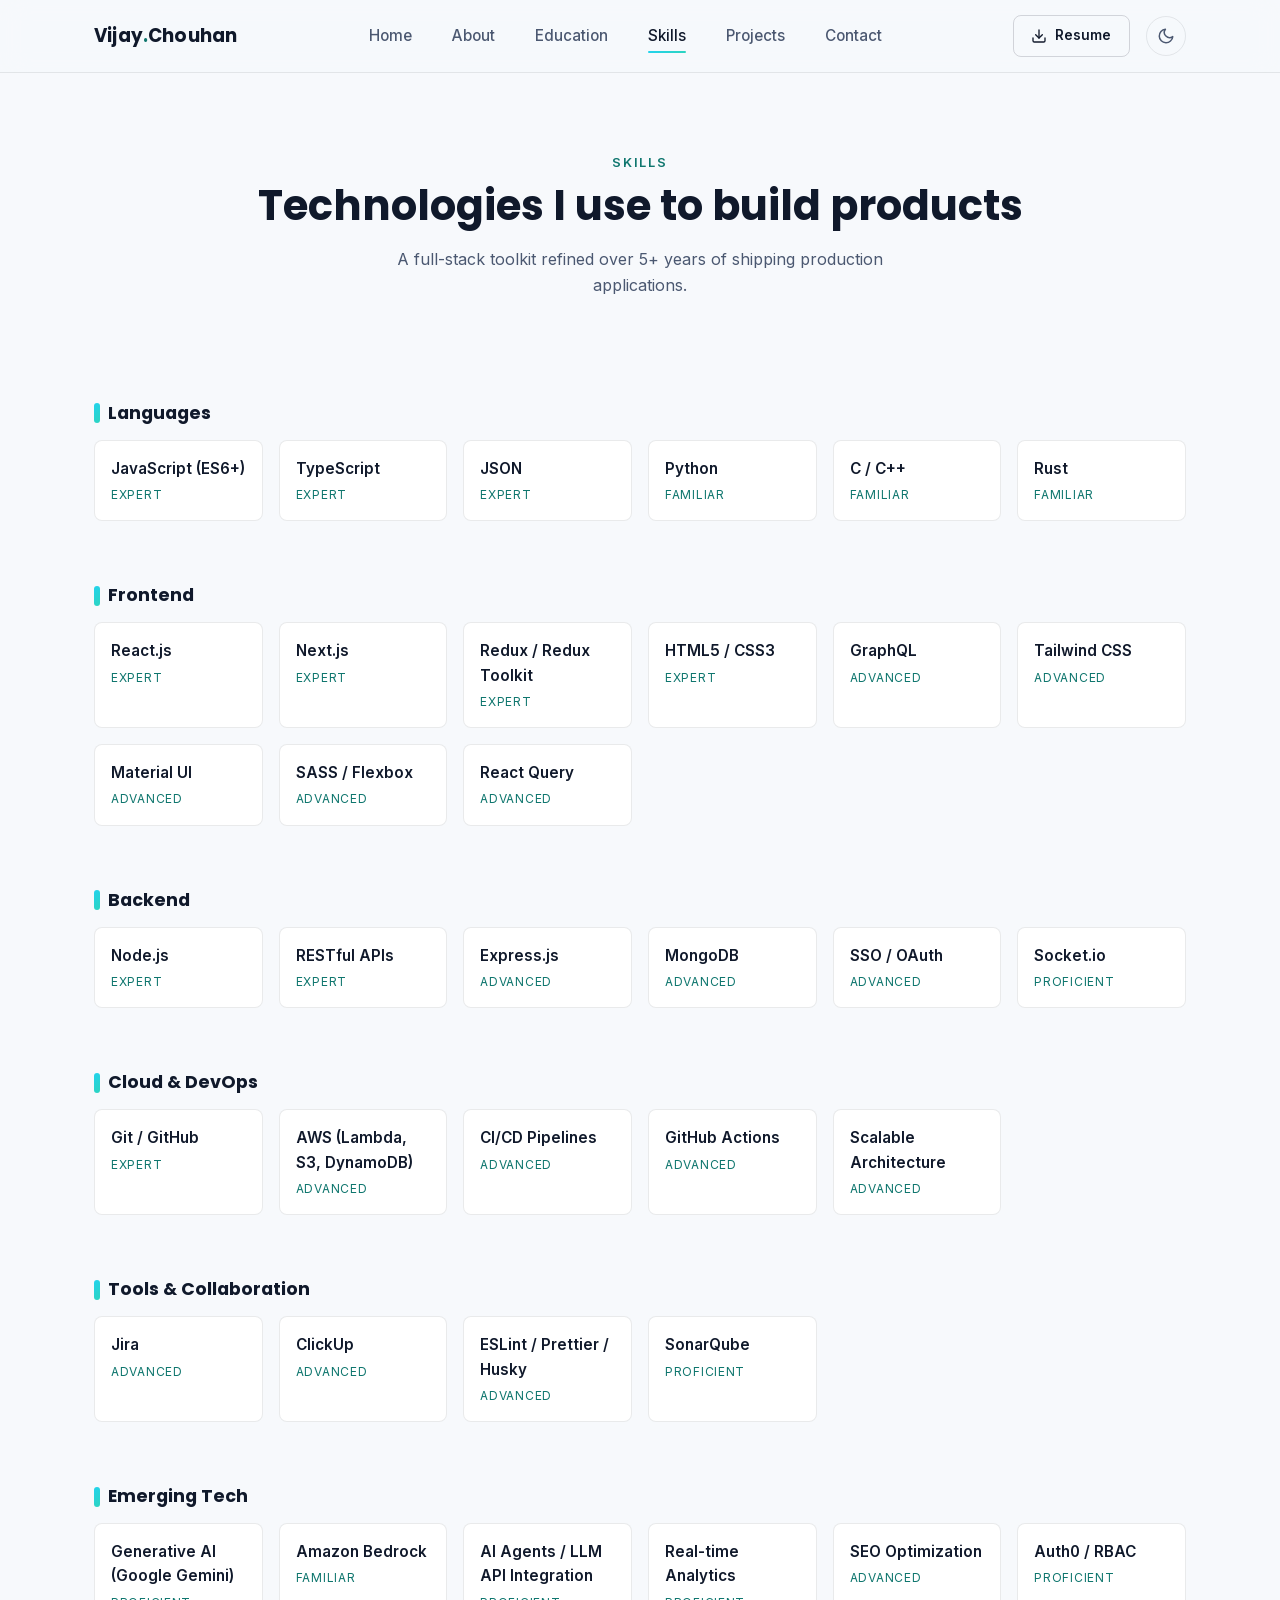
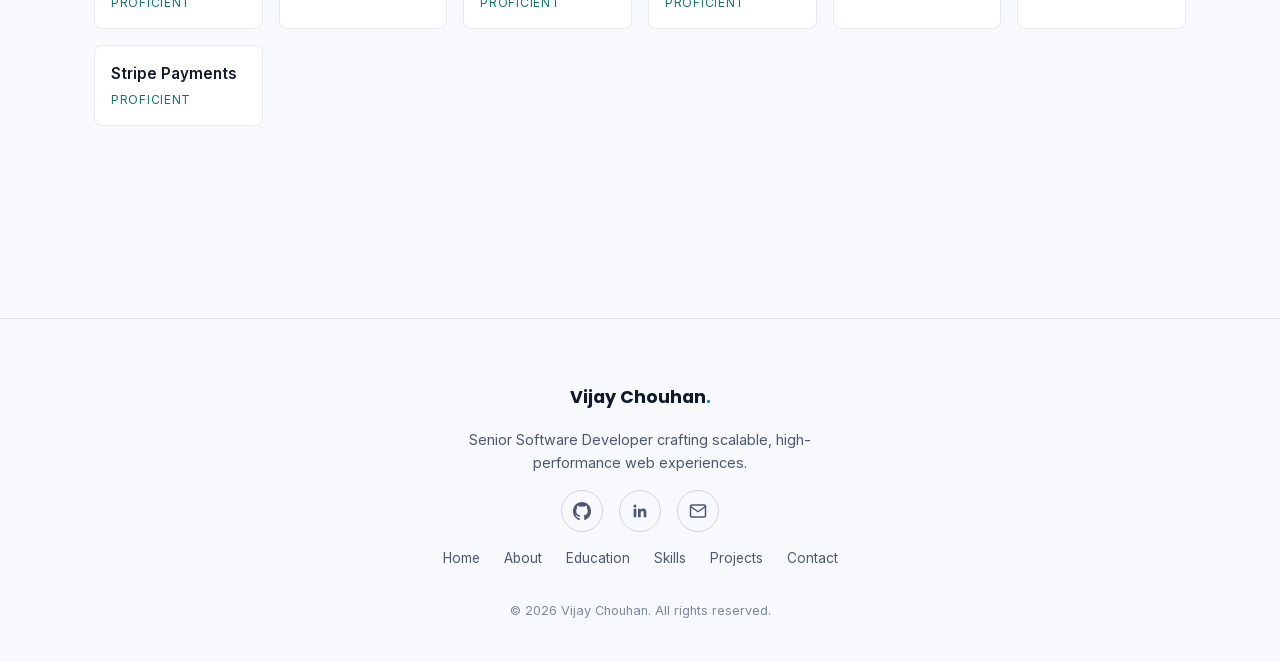
<file: skills.html>
<!DOCTYPE html>
<html lang="en">
<head>
<meta charset="UTF-8">
<meta name="viewport" content="width=device-width, initial-scale=1.0">
<script>
  (function () {
    document.documentElement.classList.add('js');
    var stored = null;
    try { stored = localStorage.getItem('theme'); } catch (e) { /* storage unavailable */ }
    var t = stored || (window.matchMedia('(prefers-color-scheme: dark)').matches ? 'dark' : 'light');
    document.documentElement.setAttribute('data-theme', t);
  })();
</script>
<title>Skills | Vijay Chouhan</title>
<meta name="description" content="Technical skills of Vijay Chouhan across frontend, backend, cloud/DevOps, tools, and emerging technologies.">
<link rel="canonical" href="https://victoryjs.github.io/vijay-chouhan/skills.html">
<meta name="theme-color" content="#0a0f1a" media="(prefers-color-scheme: dark)">
<meta name="theme-color" content="#f7f9fc" media="(prefers-color-scheme: light)">
<meta property="og:type" content="website">
<meta property="og:url" content="https://victoryjs.github.io/vijay-chouhan/skills.html">
<meta property="og:title" content="Skills | Vijay Chouhan">
<meta property="og:description" content="Technical skills of Vijay Chouhan across frontend, backend, cloud/DevOps, tools, and emerging technologies.">
<meta property="og:image" content="https://victoryjs.github.io/vijay-chouhan/assets/images/og-banner.png">
<meta property="og:image:width" content="1200">
<meta property="og:image:height" content="630">
<meta name="twitter:card" content="summary_large_image">
<meta name="twitter:title" content="Skills | Vijay Chouhan">
<meta name="twitter:description" content="Technical skills of Vijay Chouhan across frontend, backend, cloud/DevOps, tools, and emerging technologies.">
<meta name="twitter:image" content="https://victoryjs.github.io/vijay-chouhan/assets/images/og-banner.png">
<link rel="icon" href="assets/images/icons/favicon.svg" type="image/svg+xml">
<link rel="icon" href="assets/images/icons/favicon-32.png" type="image/png" sizes="32x32">
<link rel="icon" href="assets/images/icons/favicon-16.png" type="image/png" sizes="16x16">
<link rel="apple-touch-icon" href="assets/images/icons/apple-touch-icon.png">
<link rel="stylesheet" href="assets/css/fonts.css">
<link rel="stylesheet" href="assets/css/variables.css">
<link rel="stylesheet" href="assets/css/style.css">
</head>
<body data-page="skills">
<a class="skip-link" href="#main">Skip to content</a>

<header class="navbar">
  <div class="container navbar__inner">
    <a href="index.html" class="navbar__brand">Vijay<span>.</span>Chouhan</a>
    <nav class="navbar__nav" id="primary-nav">
      <ul>
        <li><a href="index.html" data-page="home">Home</a></li>
        <li><a href="about.html" data-page="about">About</a></li>
        <li><a href="education.html" data-page="education">Education</a></li>
        <li><a href="skills.html" data-page="skills">Skills</a></li>
        <li><a href="projects.html" data-page="projects">Projects</a></li>
        <li><a href="contact.html" data-page="contact">Contact</a></li>
      </ul>
    </nav>
    <div class="navbar__actions">
      <a href="assets/resume/vijay_chouhan_resume.pdf" class="btn btn--ghost btn--sm resume-link" download>
        <svg viewBox="0 0 24 24" fill="none" stroke="currentColor" stroke-width="2" stroke-linecap="round" stroke-linejoin="round" width="16" height="16"><path d="M21 15v4a2 2 0 0 1-2 2H5a2 2 0 0 1-2-2v-4"/><polyline points="7 10 12 15 17 10"/><line x1="12" y1="15" x2="12" y2="3"/></svg>
        <span>Resume</span>
      </a>
      <button class="theme-toggle" id="themeToggle" aria-label="Toggle dark and light theme">
        <svg class="icon-sun" viewBox="0 0 24 24" fill="none" stroke="currentColor" stroke-width="2" stroke-linecap="round" stroke-linejoin="round"><circle cx="12" cy="12" r="5"/><line x1="12" y1="1" x2="12" y2="3"/><line x1="12" y1="21" x2="12" y2="23"/><line x1="4.22" y1="4.22" x2="5.64" y2="5.64"/><line x1="18.36" y1="18.36" x2="19.78" y2="19.78"/><line x1="1" y1="12" x2="3" y2="12"/><line x1="21" y1="12" x2="23" y2="12"/><line x1="4.22" y1="19.78" x2="5.64" y2="18.36"/><line x1="18.36" y1="5.64" x2="19.78" y2="4.22"/></svg>
        <svg class="icon-moon" viewBox="0 0 24 24" fill="none" stroke="currentColor" stroke-width="2" stroke-linecap="round" stroke-linejoin="round"><path d="M21 12.79A9 9 0 1 1 11.21 3 7 7 0 0 0 21 12.79z"/></svg>
      </button>
      <button class="hamburger" id="hamburger" aria-label="Open menu" aria-expanded="false" aria-controls="primary-nav">
        <span></span><span></span><span></span>
      </button>
    </div>
  </div>
</header>

<main id="main">
  <section class="page-hero">
    <div class="container reveal">
      <p class="eyebrow">Skills</p>
      <h1>Technologies I use to build products</h1>
      <p>A full-stack toolkit refined over 5+ years of shipping production applications.</p>
    </div>
  </section>

  <section class="tight">
    <div class="container">

      <div class="skills-category reveal">
        <h3>Languages</h3>
        <div class="skill-grid">
          <div class="skill-chip"><span class="name">JavaScript (ES6+)</span><span class="level">Expert</span></div>
          <div class="skill-chip"><span class="name">TypeScript</span><span class="level">Expert</span></div>
          <div class="skill-chip"><span class="name">JSON</span><span class="level">Expert</span></div>
          <div class="skill-chip"><span class="name">Python</span><span class="level">Familiar</span></div>
          <div class="skill-chip"><span class="name">C / C++</span><span class="level">Familiar</span></div>
          <div class="skill-chip"><span class="name">Rust</span><span class="level">Familiar</span></div>
        </div>
      </div>

      <div class="skills-category reveal">
        <h3>Frontend</h3>
        <div class="skill-grid">
          <div class="skill-chip"><span class="name">React.js</span><span class="level">Expert</span></div>
          <div class="skill-chip"><span class="name">Next.js</span><span class="level">Expert</span></div>
          <div class="skill-chip"><span class="name">Redux / Redux Toolkit</span><span class="level">Expert</span></div>
          <div class="skill-chip"><span class="name">HTML5 / CSS3</span><span class="level">Expert</span></div>
          <div class="skill-chip"><span class="name">GraphQL</span><span class="level">Advanced</span></div>
          <div class="skill-chip"><span class="name">Tailwind CSS</span><span class="level">Advanced</span></div>
          <div class="skill-chip"><span class="name">Material UI</span><span class="level">Advanced</span></div>
          <div class="skill-chip"><span class="name">SASS / Flexbox</span><span class="level">Advanced</span></div>
          <div class="skill-chip"><span class="name">React Query</span><span class="level">Advanced</span></div>
        </div>
      </div>

      <div class="skills-category reveal">
        <h3>Backend</h3>
        <div class="skill-grid">
          <div class="skill-chip"><span class="name">Node.js</span><span class="level">Expert</span></div>
          <div class="skill-chip"><span class="name">RESTful APIs</span><span class="level">Expert</span></div>
          <div class="skill-chip"><span class="name">Express.js</span><span class="level">Advanced</span></div>
          <div class="skill-chip"><span class="name">MongoDB</span><span class="level">Advanced</span></div>
          <div class="skill-chip"><span class="name">SSO / OAuth</span><span class="level">Advanced</span></div>
          <div class="skill-chip"><span class="name">Socket.io</span><span class="level">Proficient</span></div>
        </div>
      </div>

      <div class="skills-category reveal">
        <h3>Cloud &amp; DevOps</h3>
        <div class="skill-grid">
          <div class="skill-chip"><span class="name">Git / GitHub</span><span class="level">Expert</span></div>
          <div class="skill-chip"><span class="name">AWS (Lambda, S3, DynamoDB)</span><span class="level">Advanced</span></div>
          <div class="skill-chip"><span class="name">CI/CD Pipelines</span><span class="level">Advanced</span></div>
          <div class="skill-chip"><span class="name">GitHub Actions</span><span class="level">Advanced</span></div>
          <div class="skill-chip"><span class="name">Scalable Architecture</span><span class="level">Advanced</span></div>
        </div>
      </div>

      <div class="skills-category reveal">
        <h3>Tools &amp; Collaboration</h3>
        <div class="skill-grid">
          <div class="skill-chip"><span class="name">Jira</span><span class="level">Advanced</span></div>
          <div class="skill-chip"><span class="name">ClickUp</span><span class="level">Advanced</span></div>
          <div class="skill-chip"><span class="name">ESLint / Prettier / Husky</span><span class="level">Advanced</span></div>
          <div class="skill-chip"><span class="name">SonarQube</span><span class="level">Proficient</span></div>
        </div>
      </div>

      <div class="skills-category reveal">
        <h3>Emerging Tech</h3>
        <div class="skill-grid">
          <div class="skill-chip"><span class="name">Generative AI (Google Gemini)</span><span class="level">Proficient</span></div>
          <div class="skill-chip"><span class="name">Amazon Bedrock</span><span class="level">Familiar</span></div>
          <div class="skill-chip"><span class="name">AI Agents / LLM API Integration</span><span class="level">Proficient</span></div>
          <div class="skill-chip"><span class="name">Real-time Analytics</span><span class="level">Proficient</span></div>
          <div class="skill-chip"><span class="name">SEO Optimization</span><span class="level">Advanced</span></div>
          <div class="skill-chip"><span class="name">Auth0 / RBAC</span><span class="level">Proficient</span></div>
          <div class="skill-chip"><span class="name">Stripe Payments</span><span class="level">Proficient</span></div>
        </div>
      </div>

    </div>
  </section>
</main>

<footer class="footer">
  <div class="container footer__inner">
    <div class="footer__brand">Vijay Chouhan<span class="dot">.</span></div>
    <p class="footer__tagline">Senior Software Developer crafting scalable, high-performance web experiences.</p>
    <div class="footer__socials">
      <a class="social-btn" href="https://github.com/victoryjs" target="_blank" rel="noopener" aria-label="GitHub profile">
        <svg viewBox="0 0 24 24" fill="currentColor"><path d="M12 0C5.37 0 0 5.5 0 12.3c0 5.43 3.44 10.03 8.2 11.66.6.11.82-.27.82-.6 0-.3-.01-1.08-.02-2.12-3.34.74-4.04-1.65-4.04-1.65-.55-1.42-1.33-1.8-1.33-1.8-1.09-.76.08-.75.08-.75 1.2.09 1.84 1.26 1.84 1.26 1.07 1.86 2.8 1.32 3.49 1.01.11-.79.42-1.32.76-1.63-2.67-.31-5.47-1.36-5.47-6.03 0-1.33.46-2.42 1.23-3.28-.12-.31-.53-1.55.12-3.24 0 0 1-.33 3.3 1.25a11.2 11.2 0 0 1 6 0c2.3-1.58 3.3-1.25 3.3-1.25.65 1.69.24 2.93.12 3.24.77.86 1.23 1.95 1.23 3.28 0 4.68-2.8 5.71-5.48 6.02.43.38.81 1.12.81 2.27 0 1.64-.02 2.96-.02 3.36 0 .33.22.72.83.6C20.56 22.32 24 17.73 24 12.3 24 5.5 18.63 0 12 0z"/></svg>
      </a>
      <a class="social-btn" href="https://www.linkedin.com/in/victoryjs/" target="_blank" rel="noopener" aria-label="LinkedIn profile">
        <svg viewBox="0 0 24 24" fill="currentColor"><path d="M20.45 20.45h-3.55v-5.57c0-1.33-.02-3.03-1.85-3.03-1.86 0-2.15 1.45-2.15 2.94v5.66H9.35V9h3.41v1.56h.05c.48-.9 1.64-1.85 3.38-1.85 3.6 0 4.27 2.37 4.27 5.46v6.28zM5.34 7.43a2.06 2.06 0 1 1 0-4.12 2.06 2.06 0 0 1 0 4.12zM7.12 20.45H3.56V9h3.56v11.45z"/></svg>
      </a>
      <a class="social-btn" href="mailto:er.vijaychouhan88@gmail.com" aria-label="Send email">
        <svg viewBox="0 0 24 24" fill="none" stroke="currentColor" stroke-width="2" stroke-linecap="round" stroke-linejoin="round"><path d="M4 4h16c1.1 0 2 .9 2 2v12c0 1.1-.9 2-2 2H4c-1.1 0-2-.9-2-2V6c0-1.1.9-2 2-2z"/><polyline points="22,6 12,13 2,6"/></svg>
      </a>
    </div>
    <nav class="footer__nav">
      <a href="index.html">Home</a>
      <a href="about.html">About</a>
      <a href="education.html">Education</a>
      <a href="skills.html">Skills</a>
      <a href="projects.html">Projects</a>
      <a href="contact.html">Contact</a>
    </nav>
    <p class="footer__copy">&copy; <span id="year">2026</span> Vijay Chouhan. All rights reserved.</p>
  </div>
</footer>

<script data-goatcounter="https://vijaychouhan.goatcounter.com/count" async src="//gc.zgo.at/count.js"></script>
<script src="assets/js/main.js" defer></script>
</body>
</html>
</file>
<file: assets/css/fonts.css>
/* Self-hosted fonts (latin subset) — no runtime dependency on fonts.googleapis.com.
   Inter is shipped by Google as a variable font; one file serves weights 400-700,
   the browser auto-instances the correct weight per @font-face rule. */

@font-face {
  font-family: 'Inter';
  font-style: normal;
  font-weight: 400;
  font-display: swap;
  src: url('../fonts/inter-var.woff2') format('woff2');
  unicode-range: U+0000-00FF, U+0131, U+0152-0153, U+02BB-02BC, U+02C6, U+02DA, U+02DC, U+0304, U+0308, U+0329, U+2000-206F, U+20AC, U+2122, U+2191, U+2193, U+2212, U+2215, U+FEFF, U+FFFD;
}
@font-face {
  font-family: 'Inter';
  font-style: normal;
  font-weight: 500;
  font-display: swap;
  src: url('../fonts/inter-var.woff2') format('woff2');
  unicode-range: U+0000-00FF, U+0131, U+0152-0153, U+02BB-02BC, U+02C6, U+02DA, U+02DC, U+0304, U+0308, U+0329, U+2000-206F, U+20AC, U+2122, U+2191, U+2193, U+2212, U+2215, U+FEFF, U+FFFD;
}
@font-face {
  font-family: 'Inter';
  font-style: normal;
  font-weight: 600;
  font-display: swap;
  src: url('../fonts/inter-var.woff2') format('woff2');
  unicode-range: U+0000-00FF, U+0131, U+0152-0153, U+02BB-02BC, U+02C6, U+02DA, U+02DC, U+0304, U+0308, U+0329, U+2000-206F, U+20AC, U+2122, U+2191, U+2193, U+2212, U+2215, U+FEFF, U+FFFD;
}
@font-face {
  font-family: 'Inter';
  font-style: normal;
  font-weight: 700;
  font-display: swap;
  src: url('../fonts/inter-var.woff2') format('woff2');
  unicode-range: U+0000-00FF, U+0131, U+0152-0153, U+02BB-02BC, U+02C6, U+02DA, U+02DC, U+0304, U+0308, U+0329, U+2000-206F, U+20AC, U+2122, U+2191, U+2193, U+2212, U+2215, U+FEFF, U+FFFD;
}

@font-face {
  font-family: 'Poppins';
  font-style: normal;
  font-weight: 600;
  font-display: swap;
  src: url('../fonts/poppins-600.woff2') format('woff2');
  unicode-range: U+0000-00FF, U+0131, U+0152-0153, U+02BB-02BC, U+02C6, U+02DA, U+02DC, U+0304, U+0308, U+0329, U+2000-206F, U+20AC, U+2122, U+2191, U+2193, U+2212, U+2215, U+FEFF, U+FFFD;
}
@font-face {
  font-family: 'Poppins';
  font-style: normal;
  font-weight: 700;
  font-display: swap;
  src: url('../fonts/poppins-700.woff2') format('woff2');
  unicode-range: U+0000-00FF, U+0131, U+0152-0153, U+02BB-02BC, U+02C6, U+02DA, U+02DC, U+0304, U+0308, U+0329, U+2000-206F, U+20AC, U+2122, U+2191, U+2193, U+2212, U+2215, U+FEFF, U+FFFD;
}
</file>
<file: assets/css/variables.css>
/* ==========================================================================
   Design tokens — colors, type, spacing. Theme switched via [data-theme] on <html>.
   ========================================================================== */

:root {
  /* Typography */
  --font-heading: 'Poppins', 'Segoe UI', sans-serif;
  --font-body: 'Inter', 'Segoe UI', sans-serif;

  /* Spacing scale */
  --space-3xs: 0.25rem;
  --space-2xs: 0.5rem;
  --space-xs: 0.75rem;
  --space-sm: 1rem;
  --space-md: 1.5rem;
  --space-lg: 2.5rem;
  --space-xl: 4rem;
  --space-2xl: 6rem;

  /* Layout */
  --container-width: 1140px;
  --radius-sm: 8px;
  --radius-md: 14px;
  --radius-lg: 22px;

  /* Motion */
  --ease: cubic-bezier(0.4, 0, 0.2, 1);
  --transition-fast: 0.2s var(--ease);
  --transition-med: 0.4s var(--ease);
  --transition-slow: 0.7s var(--ease);

  /* Accent gradient — stays vibrant in both themes (used on button/badge
     backgrounds with dark contrast text, never as text-on-page color) */
  --accent-bright: #2dd4bf;
  --accent-bright-2: #22d3ee;
  --accent-gradient: linear-gradient(135deg, var(--accent-bright-2), var(--accent-bright));
  --accent-contrast: #04141a;
}

/* ---------- Dark theme (default) ---------- */
:root,
:root[data-theme='dark'] {
  --bg: #0a0f1a;
  --bg-alt: #0d1420;
  --surface: #121a2b;
  --surface-alt: #182338;
  --border: rgba(255, 255, 255, 0.08);
  --border-strong: rgba(255, 255, 255, 0.14);
  --text-primary: #e7ebf3;
  --text-secondary: #9aa7bd;
  --text-muted: #6b7688;
  --shadow-sm: 0 4px 14px rgba(0, 0, 0, 0.35);
  --shadow-md: 0 12px 34px rgba(0, 0, 0, 0.45);
  --overlay-tint: rgba(45, 212, 191, 0.08);
  /* --accent is used as foreground (text/icon) color — must stay
     WCAG-AA readable (>=4.5:1) against --bg/--surface in each theme */
  --accent: #2dd4bf;
  --accent-2: #22d3ee;
}

/* ---------- Light theme ---------- */
:root[data-theme='light'] {
  --bg: #f7f9fc;
  --bg-alt: #eef2f7;
  --surface: #ffffff;
  --surface-alt: #f1f5f9;
  --border: rgba(15, 23, 42, 0.09);
  --border-strong: rgba(15, 23, 42, 0.16);
  --text-primary: #10192b;
  --text-secondary: #4b5871;
  --text-muted: #7c8aa0;
  --shadow-sm: 0 4px 14px rgba(15, 23, 42, 0.06);
  --shadow-md: 0 16px 34px rgba(15, 23, 42, 0.1);
  --overlay-tint: rgba(15, 118, 110, 0.07);
  /* Darker teal/cyan than the bright accent — #2dd4bf only hits 1.86:1
     on white (fails WCAG AA); #0f766e hits 5.47:1 */
  --accent: #0f766e;
  --accent-2: #0e7490;
}
</file>
<file: assets/css/style.css>
/* ==========================================================================
   Vijay Chouhan — Portfolio stylesheet
   Sections: Reset -> Base -> Layout -> Navbar -> Buttons -> Hero -> Sections
   -> Cards/Timeline -> Skills -> Projects -> Contact -> Footer -> Reveal -> Responsive
   ========================================================================== */

/* ---------- Reset ---------- */
*, *::before, *::after { box-sizing: border-box; }
html { scroll-behavior: smooth; }
body, h1, h2, h3, h4, p, ul, figure { margin: 0; }
ul { padding: 0; list-style: none; }
img { max-width: 100%; display: block; }
a { color: inherit; text-decoration: none; }
button { font: inherit; color: inherit; background: none; border: none; cursor: pointer; }

/* ---------- Base ---------- */
body {
  background: var(--bg);
  color: var(--text-primary);
  font-family: var(--font-body);
  line-height: 1.6;
  -webkit-font-smoothing: antialiased;
  transition: background var(--transition-med), color var(--transition-med);
  overflow-x: hidden;
}

h1, h2, h3, h4 {
  font-family: var(--font-heading);
  font-weight: 700;
  line-height: 1.2;
  color: var(--text-primary);
}

h2.section-title { font-size: clamp(1.7rem, 3vw, 2.4rem); }
p { color: var(--text-secondary); }

.container {
  max-width: var(--container-width);
  margin-inline: auto;
  padding-inline: var(--space-md);
}

main { display: block; }

section { padding-block: var(--space-2xl); }
section.tight { padding-block: var(--space-xl); }

.section-head {
  max-width: 640px;
  margin-bottom: var(--space-lg);
}
.eyebrow {
  display: inline-block;
  font-size: 0.8rem;
  letter-spacing: 0.14em;
  text-transform: uppercase;
  color: var(--accent);
  font-weight: 600;
  margin-bottom: var(--space-2xs);
}
.section-head p { margin-top: var(--space-xs); }

/* ---------- Accessibility ---------- */
.skip-link {
  position: absolute;
  left: -9999px;
  top: 0;
  background: var(--accent-gradient);
  color: var(--accent-contrast);
  padding: 0.85rem 1.4rem;
  z-index: 1000;
  border-radius: 0 0 var(--radius-sm) 0;
  font-weight: 600;
}
.skip-link:focus { left: 0; }

/* ---------- Navbar ---------- */
.navbar {
  position: sticky;
  top: 0;
  z-index: 100;
  backdrop-filter: blur(14px) saturate(140%);
  background: var(--bg); /* fallback for browsers without color-mix() */
  background: color-mix(in srgb, var(--bg) 78%, transparent);
  border-bottom: 1px solid var(--border);
}
.navbar__inner {
  display: flex;
  align-items: center;
  justify-content: space-between;
  height: 72px;
  gap: var(--space-md);
}
.navbar__brand {
  font-family: var(--font-heading);
  font-weight: 700;
  font-size: 1.15rem;
  letter-spacing: 0.01em;
  white-space: nowrap;
}
.navbar__brand span { color: var(--accent); }

.navbar__nav ul {
  display: flex;
  gap: var(--space-lg);
}
.navbar__nav a {
  position: relative;
  font-size: 0.95rem;
  font-weight: 500;
  color: var(--text-secondary);
  padding-block: var(--space-3xs);
  transition: color var(--transition-fast);
}
.navbar__nav a::after {
  content: '';
  position: absolute;
  left: 0; right: 0; bottom: -4px;
  height: 2px;
  background: var(--accent-gradient);
  border-radius: 2px;
  transform: scaleX(0);
  transform-origin: left;
  transition: transform var(--transition-fast);
}
.navbar__nav a:hover,
.navbar__nav a:focus-visible { color: var(--text-primary); }
.navbar__nav a:hover::after,
.navbar__nav a:focus-visible::after,
.navbar__nav a.active::after { transform: scaleX(1); }
.navbar__nav a.active { color: var(--text-primary); }

.navbar__actions {
  display: flex;
  align-items: center;
  gap: var(--space-sm);
}

.theme-toggle {
  width: 40px;
  height: 40px;
  display: grid;
  place-items: center;
  border-radius: 50%;
  border: 1px solid var(--border);
  color: var(--text-secondary);
  transition: border-color var(--transition-fast), color var(--transition-fast), transform var(--transition-fast);
}
.theme-toggle:hover { color: var(--accent); border-color: var(--border-strong); transform: rotate(12deg); }
.theme-toggle svg { width: 18px; height: 18px; }
.theme-toggle .icon-moon { display: none; }
:root[data-theme='light'] .theme-toggle .icon-sun { display: none; }
:root[data-theme='light'] .theme-toggle .icon-moon { display: block; }

.hamburger {
  display: none;
  flex-direction: column;
  justify-content: center;
  gap: 5px;
  width: 40px;
  height: 40px;
}
.hamburger span {
  display: block;
  width: 22px;
  height: 2px;
  background: var(--text-primary);
  border-radius: 2px;
  transition: transform var(--transition-fast), opacity var(--transition-fast);
}
.hamburger[aria-expanded='true'] span:nth-child(1) { transform: translateY(7px) rotate(45deg); }
.hamburger[aria-expanded='true'] span:nth-child(2) { opacity: 0; }
.hamburger[aria-expanded='true'] span:nth-child(3) { transform: translateY(-7px) rotate(-45deg); }

/* ---------- Buttons ---------- */
.btn {
  display: inline-flex;
  align-items: center;
  gap: var(--space-2xs);
  padding: 0.75rem 1.5rem;
  border-radius: var(--radius-sm);
  font-weight: 600;
  font-size: 0.95rem;
  transition: transform var(--transition-fast), box-shadow var(--transition-fast), background var(--transition-fast), border-color var(--transition-fast);
  white-space: nowrap;
}
.btn--sm { padding: 0.55rem 1.1rem; font-size: 0.85rem; }
.btn--primary {
  background: var(--accent-gradient);
  color: var(--accent-contrast);
  box-shadow: 0 8px 24px rgba(45, 212, 191, 0.25);
}
.btn--primary:hover { transform: translateY(-2px); box-shadow: 0 12px 30px rgba(45, 212, 191, 0.35); }
.btn--ghost {
  border: 1px solid var(--border-strong);
  color: var(--text-primary);
}
.btn--ghost:hover { border-color: var(--accent); color: var(--accent); transform: translateY(-2px); }
.btn-row { display: flex; flex-wrap: wrap; gap: var(--space-sm); }

/* ---------- Hero ---------- */
.hero {
  padding-block: var(--space-2xl) var(--space-xl);
  position: relative;
  overflow: hidden; /* contains the ::before glow, which intentionally bleeds past the hero's edges */
}
.hero::before {
  content: '';
  position: absolute;
  inset: -10% -10% auto -10%;
  height: 480px;
  background: radial-gradient(circle at 30% 20%, var(--overlay-tint), transparent 60%);
  pointer-events: none;
  z-index: -1;
}
.hero__inner {
  display: grid;
  grid-template-columns: 1.15fr 0.85fr;
  align-items: center;
  gap: var(--space-xl);
}
.hero__eyebrow {
  color: var(--accent);
  font-weight: 600;
  letter-spacing: 0.08em;
  text-transform: uppercase;
  font-size: 0.85rem;
  margin-bottom: var(--space-sm);
}
.hero h1 {
  font-size: clamp(2.2rem, 5vw, 3.4rem);
  margin-bottom: var(--space-sm);
}
.hero h1 .highlight {
  background: var(--accent-gradient);
  -webkit-background-clip: text;
  background-clip: text;
  color: transparent;
}
.hero__role {
  font-size: clamp(1.05rem, 2vw, 1.3rem);
  font-weight: 600;
  color: var(--text-primary);
  margin-bottom: var(--space-md);
}
.hero__lede {
  max-width: 52ch;
  margin-bottom: var(--space-lg);
  font-size: 1.05rem;
}
.hero__socials {
  display: flex;
  gap: var(--space-sm);
  margin-top: var(--space-lg);
}
.social-btn {
  width: 42px;
  height: 42px;
  display: grid;
  place-items: center;
  border-radius: 50%;
  border: 1px solid var(--border-strong);
  color: var(--text-secondary);
  transition: all var(--transition-fast);
}
.social-btn:hover { color: var(--accent); border-color: var(--accent); transform: translateY(-3px); }
.social-btn svg { width: 18px; height: 18px; }

.hero__portrait {
  position: relative;
  justify-self: center;
  width: min(340px, 100%);
}
.hero__portrait-frame {
  position: relative;
  border-radius: var(--radius-lg);
  overflow: hidden;
  aspect-ratio: 1 / 1.05;
  border: 1px solid var(--border-strong);
  box-shadow: var(--shadow-md);
}
.hero__portrait-frame img {
  width: 100%;
  height: 100%;
  object-fit: cover;
}
.hero__portrait::after {
  content: '';
  position: absolute;
  inset: -14px;
  border: 1px dashed var(--border-strong);
  border-radius: calc(var(--radius-lg) + 14px);
  z-index: -1;
}
.hero__badge {
  position: absolute;
  bottom: -18px;
  left: -18px;
  background: var(--surface);
  border: 1px solid var(--border-strong);
  border-radius: var(--radius-md);
  padding: var(--space-xs) var(--space-sm);
  box-shadow: var(--shadow-md);
  font-size: 0.85rem;
  font-weight: 600;
  display: flex;
  align-items: center;
  gap: var(--space-2xs);
}
.hero__badge .dot {
  width: 8px; height: 8px; border-radius: 50%;
  background: var(--accent);
  box-shadow: 0 0 0 4px var(--overlay-tint);
}

/* ---------- Highlight strip / stat cards ---------- */
.stat-grid {
  display: grid;
  grid-template-columns: repeat(4, 1fr);
  gap: var(--space-md);
}
.stat-card {
  background: var(--surface);
  border: 1px solid var(--border);
  border-radius: var(--radius-md);
  padding: var(--space-md);
  text-align: center;
  transition: transform var(--transition-fast), border-color var(--transition-fast);
}
.stat-card:hover { transform: translateY(-4px); border-color: var(--border-strong); }
.stat-card strong {
  display: block;
  font-family: var(--font-heading);
  font-size: 1.8rem;
  background: var(--accent-gradient);
  -webkit-background-clip: text;
  background-clip: text;
  color: transparent;
}
.stat-card span { color: var(--text-secondary); font-size: 0.9rem; }

/* ---------- Generic cards ---------- */
.card {
  background: var(--surface);
  border: 1px solid var(--border);
  border-radius: var(--radius-md);
  padding: var(--space-lg);
  transition: transform var(--transition-fast), border-color var(--transition-fast), box-shadow var(--transition-fast);
}
.card:hover { transform: translateY(-4px); border-color: var(--border-strong); box-shadow: var(--shadow-sm); }

/* ---------- Teaser (home -> about/skills) ---------- */
.teaser {
  display: grid;
  grid-template-columns: 1fr 1fr;
  gap: var(--space-xl);
  align-items: center;
}
.teaser__facts {
  display: grid;
  gap: var(--space-sm);
  margin-top: var(--space-md);
}
.fact {
  display: flex;
  gap: var(--space-sm);
  align-items: flex-start;
  padding: var(--space-sm);
  background: var(--surface);
  border: 1px solid var(--border);
  border-radius: var(--radius-sm);
}
.fact .icon { color: var(--accent); flex-shrink: 0; width: 20px; height: 20px; margin-top: 2px; }
.fact strong { display: block; font-size: 0.9rem; }
.fact span { font-size: 0.85rem; color: var(--text-secondary); }

.skill-teaser-grid {
  display: flex;
  flex-wrap: wrap;
  gap: var(--space-2xs);
}
.pill {
  display: inline-flex;
  align-items: center;
  padding: 0.4rem 0.85rem;
  border-radius: 999px;
  font-size: 0.82rem;
  font-weight: 500;
  background: var(--surface-alt);
  border: 1px solid var(--border);
  color: var(--text-secondary);
  transition: all var(--transition-fast);
}
.pill:hover { border-color: var(--accent); color: var(--accent); }

/* ---------- Timeline (Experience / Education) ---------- */
.timeline {
  position: relative;
  display: grid;
  gap: var(--space-lg);
  padding-left: var(--space-lg);
  border-left: 2px solid var(--border);
}
.timeline__item { position: relative; }
.timeline__item::before {
  content: '';
  position: absolute;
  left: calc(var(--space-lg) * -1 - 6px);
  top: 4px;
  width: 12px;
  height: 12px;
  border-radius: 50%;
  background: var(--accent-gradient);
  box-shadow: 0 0 0 5px var(--bg), 0 0 0 6px var(--border-strong);
}
.timeline__meta {
  display: flex;
  flex-wrap: wrap;
  gap: var(--space-2xs) var(--space-sm);
  font-size: 0.85rem;
  color: var(--accent);
  font-weight: 600;
  margin-bottom: var(--space-3xs);
}
.timeline__item h3 { font-size: 1.15rem; margin-bottom: var(--space-3xs); }
.timeline__org { color: var(--text-secondary); font-size: 0.9rem; margin-bottom: var(--space-sm); }
.timeline__item ul { display: grid; gap: var(--space-2xs); }
.timeline__item li {
  position: relative;
  padding-left: var(--space-sm);
  color: var(--text-secondary);
  font-size: 0.95rem;
}
.timeline__item li::before {
  content: '';
  position: absolute;
  left: 0; top: 0.6em;
  width: 5px; height: 5px;
  border-radius: 50%;
  background: var(--accent);
}

/* ---------- Certifications ---------- */
.cert-grid {
  display: grid;
  grid-template-columns: repeat(auto-fit, minmax(230px, 1fr));
  gap: var(--space-md);
}
.cert-card {
  display: flex;
  gap: var(--space-sm);
  align-items: flex-start;
}
.cert-card .icon {
  width: 42px; height: 42px;
  flex-shrink: 0;
  display: grid;
  place-items: center;
  border-radius: var(--radius-sm);
  background: var(--overlay-tint);
  color: var(--accent);
}
.cert-card h3 { font-size: 1rem; margin-bottom: 2px; }
.cert-card p { font-size: 0.85rem; margin: 0; }

/* ---------- Skills ---------- */
.skills-category { margin-bottom: var(--space-xl); }
.skills-category h3 {
  font-size: 1.1rem;
  margin-bottom: var(--space-sm);
  display: flex;
  align-items: center;
  gap: var(--space-2xs);
}
.skills-category h3::before {
  content: '';
  width: 6px; height: 20px;
  border-radius: 3px;
  background: var(--accent-gradient);
}
.skill-grid {
  display: grid;
  grid-template-columns: repeat(auto-fill, minmax(160px, 1fr));
  gap: var(--space-sm);
}
.skill-chip {
  background: var(--surface);
  border: 1px solid var(--border);
  border-radius: var(--radius-sm);
  padding: var(--space-sm);
  display: flex;
  flex-direction: column;
  gap: var(--space-3xs);
  transition: transform var(--transition-fast), border-color var(--transition-fast);
}
.skill-chip:hover { transform: translateY(-3px); border-color: var(--accent); }
.skill-chip .name { font-weight: 600; font-size: 0.95rem; }
.skill-chip .level { font-size: 0.75rem; color: var(--accent); text-transform: uppercase; letter-spacing: 0.06em; }

/* ---------- Projects ---------- */
.project-grid {
  display: grid;
  grid-template-columns: 1fr;
  gap: var(--space-lg);
}
/* Compact variant for the homepage "featured work" teaser; auto-fits 3-5 cards responsively */
.project-grid--compact { grid-template-columns: repeat(auto-fit, minmax(260px, 1fr)); }
.project-card { display: flex; flex-direction: column; padding: 0; overflow: hidden; }
.project-card__media {
  height: 170px;
  background: var(--accent-gradient);
  position: relative;
  display: grid;
  place-items: center;
  overflow: hidden;
}
/* Distinct palette-coherent gradients so the 4 project cards don't read
   as identical banners; dark contrast text stays readable on all of them. */
.project-card__media--1 { background: linear-gradient(135deg, #22d3ee, #2dd4bf); }
.project-card__media--2 { background: linear-gradient(135deg, #a78bfa, #818cf8); }
.project-card__media--3 { background: linear-gradient(135deg, #fbbf24, #fb923c); }
.project-card__media--4 { background: linear-gradient(135deg, #60a5fa, #38bdf8); }
.project-card__media--5 { background: linear-gradient(135deg, #34d399, #10b981); }
.project-card__media--6 { background: linear-gradient(135deg, #fb7185, #f97316); }
.project-card__media--7 { background: linear-gradient(135deg, #f87171, #ef4444); }
.project-card__media::before {
  content: '';
  position: absolute; inset: 0;
  background: repeating-linear-gradient(135deg, rgba(255,255,255,0.08) 0 2px, transparent 2px 14px);
}
.project-card__media span {
  position: relative;
  font-family: var(--font-heading);
  font-weight: 700;
  color: var(--accent-contrast);
  font-size: 1.4rem;
  text-align: center;
  padding-inline: var(--space-md);
}
.project-card__body { padding: var(--space-lg); display: flex; flex-direction: column; gap: var(--space-sm); flex: 1; }
.project-card__body h3 { font-size: 1.2rem; }
.project-card__body p { font-size: 0.95rem; }
.tag-row { display: flex; flex-wrap: wrap; gap: var(--space-3xs); }
.tag {
  font-size: 0.75rem;
  padding: 0.3rem 0.65rem;
  border-radius: 999px;
  background: var(--surface-alt);
  color: var(--text-secondary);
  border: 1px solid var(--border);
}
.project-card__links { margin-top: auto; display: flex; gap: var(--space-sm); padding-top: var(--space-sm); }
.project-card__links a {
  font-size: 0.85rem;
  font-weight: 600;
  color: var(--accent);
  display: inline-flex;
  align-items: center;
  gap: 4px;
}
.project-card__links a:hover { text-decoration: underline; }

/* Full case-study layout (projects.html) */
.case-study__header {
  display: flex;
  align-items: center;
  justify-content: space-between;
  gap: var(--space-sm);
  flex-wrap: wrap;
}
.case-study__badge {
  font-size: 0.75rem;
  font-weight: 600;
  padding: 0.3rem 0.75rem;
  border-radius: 999px;
  background: var(--surface-alt);
  border: 1px solid var(--border);
  color: var(--text-muted);
  white-space: nowrap;
}
/* Badge variant for live/public projects: an actual link instead of a static "Private Client Project" label */
.case-study__badge--link {
  color: var(--accent);
  border-color: var(--accent);
  text-decoration: none;
  display: inline-flex;
  align-items: center;
  gap: 4px;
}
.case-study__badge--link:hover { text-decoration: underline; }
.case-study__section h4 {
  font-size: 0.95rem;
  margin-bottom: var(--space-3xs);
  color: var(--text-primary);
}
.case-study__section p { font-size: 0.95rem; }
.case-study__achievements ul { display: grid; gap: var(--space-2xs); margin-top: var(--space-3xs); }
.case-study__achievements li {
  position: relative;
  padding-left: var(--space-sm);
  font-size: 0.95rem;
  color: var(--text-secondary);
}
.case-study__achievements li::before {
  content: '';
  position: absolute; left: 0; top: 0.6em;
  width: 5px; height: 5px;
  border-radius: 50%;
  background: var(--accent);
}

/* ---------- Contact ---------- */
.contact-grid {
  display: grid;
  grid-template-columns: repeat(auto-fit, minmax(240px, 1fr));
  gap: var(--space-md);
}
.contact-card { text-align: left; }
.contact-card .icon {
  width: 46px; height: 46px;
  border-radius: var(--radius-sm);
  background: var(--overlay-tint);
  color: var(--accent);
  display: grid;
  place-items: center;
  margin-bottom: var(--space-sm);
}
.contact-card h3 { font-size: 1rem; margin-bottom: var(--space-3xs); }
.contact-card a, .contact-card span { color: var(--text-secondary); font-size: 0.95rem; word-break: break-word; }
.contact-card a:hover { color: var(--accent); }
.contact-cta {
  margin-top: var(--space-xl);
  text-align: center;
  background: var(--surface);
  border: 1px solid var(--border);
  border-radius: var(--radius-lg);
  padding: var(--space-xl);
}
.contact-cta h2 { margin-bottom: var(--space-sm); }
.contact-cta .btn-row { justify-content: center; }

/* ---------- Footer ---------- */
.footer {
  border-top: 1px solid var(--border);
  padding-block: var(--space-xl) var(--space-lg);
  margin-top: var(--space-xl);
}
.footer__inner { display: flex; flex-direction: column; align-items: center; text-align: center; gap: var(--space-sm); }
.footer__brand { font-family: var(--font-heading); font-weight: 700; font-size: 1.1rem; }
.footer__brand .dot { color: var(--accent); }
.footer__tagline { font-size: 0.9rem; max-width: 40ch; }
.footer__socials { display: flex; gap: var(--space-sm); }
.footer__nav { display: flex; flex-wrap: wrap; gap: var(--space-md); justify-content: center; }
.footer__nav a { font-size: 0.85rem; color: var(--text-secondary); }
.footer__nav a:hover { color: var(--accent); }
.footer__copy { font-size: 0.8rem; color: var(--text-muted); margin-top: var(--space-sm); }

/* ---------- Page hero (inner pages) ---------- */
.page-hero { padding-block: var(--space-xl) var(--space-lg); text-align: center; }
.page-hero .eyebrow { display: block; }
.page-hero h1 { font-size: clamp(1.9rem, 4vw, 2.6rem); }
.page-hero p { max-width: 55ch; margin-inline: auto; margin-top: var(--space-sm); }

/* ---------- Entrance animation ----------
   CSS-only, time-based (not scroll/IntersectionObserver-based): every
   .reveal element fades in once, shortly after the page loads, and
   then stays fully visible — regardless of scroll position, JS
   failures, or slow/throttled observers. Nothing can get stuck hidden. */
@keyframes reveal-in {
  from { opacity: 0; transform: translateY(16px); }
  to { opacity: 1; transform: translateY(0); }
}
.reveal {
  animation: reveal-in 0.6s var(--ease) both;
}

@media (prefers-reduced-motion: reduce) {
  .reveal { animation: none; }
  *, *::before, *::after { animation-duration: 0.01ms !important; transition-duration: 0.01ms !important; }
}

/* ---------- Responsive ---------- */
@media (max-width: 1024px) {
  .stat-grid { grid-template-columns: repeat(2, 1fr); }
}

@media (max-width: 860px) {
  .hero__inner { grid-template-columns: 1fr; text-align: center; }
  .hero__socials { justify-content: center; }
  .hero__portrait { margin-inline: auto; }
  .hero__badge { left: 50%; transform: translateX(-50%); }
  .teaser { grid-template-columns: 1fr; }
  .btn-row { justify-content: center; }
}

body.nav-open { overflow: hidden; }

@media (max-width: 768px) {
  .navbar__nav {
    position: fixed;
    inset: 72px 0 0 0;
    background: var(--bg);
    transform: translateY(-8px);
    opacity: 0;
    visibility: hidden;
    pointer-events: none;
    transition: opacity var(--transition-fast), transform var(--transition-fast), visibility var(--transition-fast);
    border-top: 1px solid var(--border);
  }
  .navbar__nav.is-open {
    opacity: 1;
    visibility: visible;
    pointer-events: auto;
    transform: translateY(0);
  }
  .navbar__nav ul { flex-direction: column; gap: 0; padding: var(--space-sm); }
  .navbar__nav a { display: block; padding: var(--space-sm); font-size: 1.05rem; }
  .navbar__actions .btn--ghost.resume-link span { display: none; }
  .hamburger { display: flex; }
}

@media (max-width: 560px) {
  .stat-grid { grid-template-columns: 1fr 1fr; }
  section { padding-block: var(--space-xl); }
}
</file>
